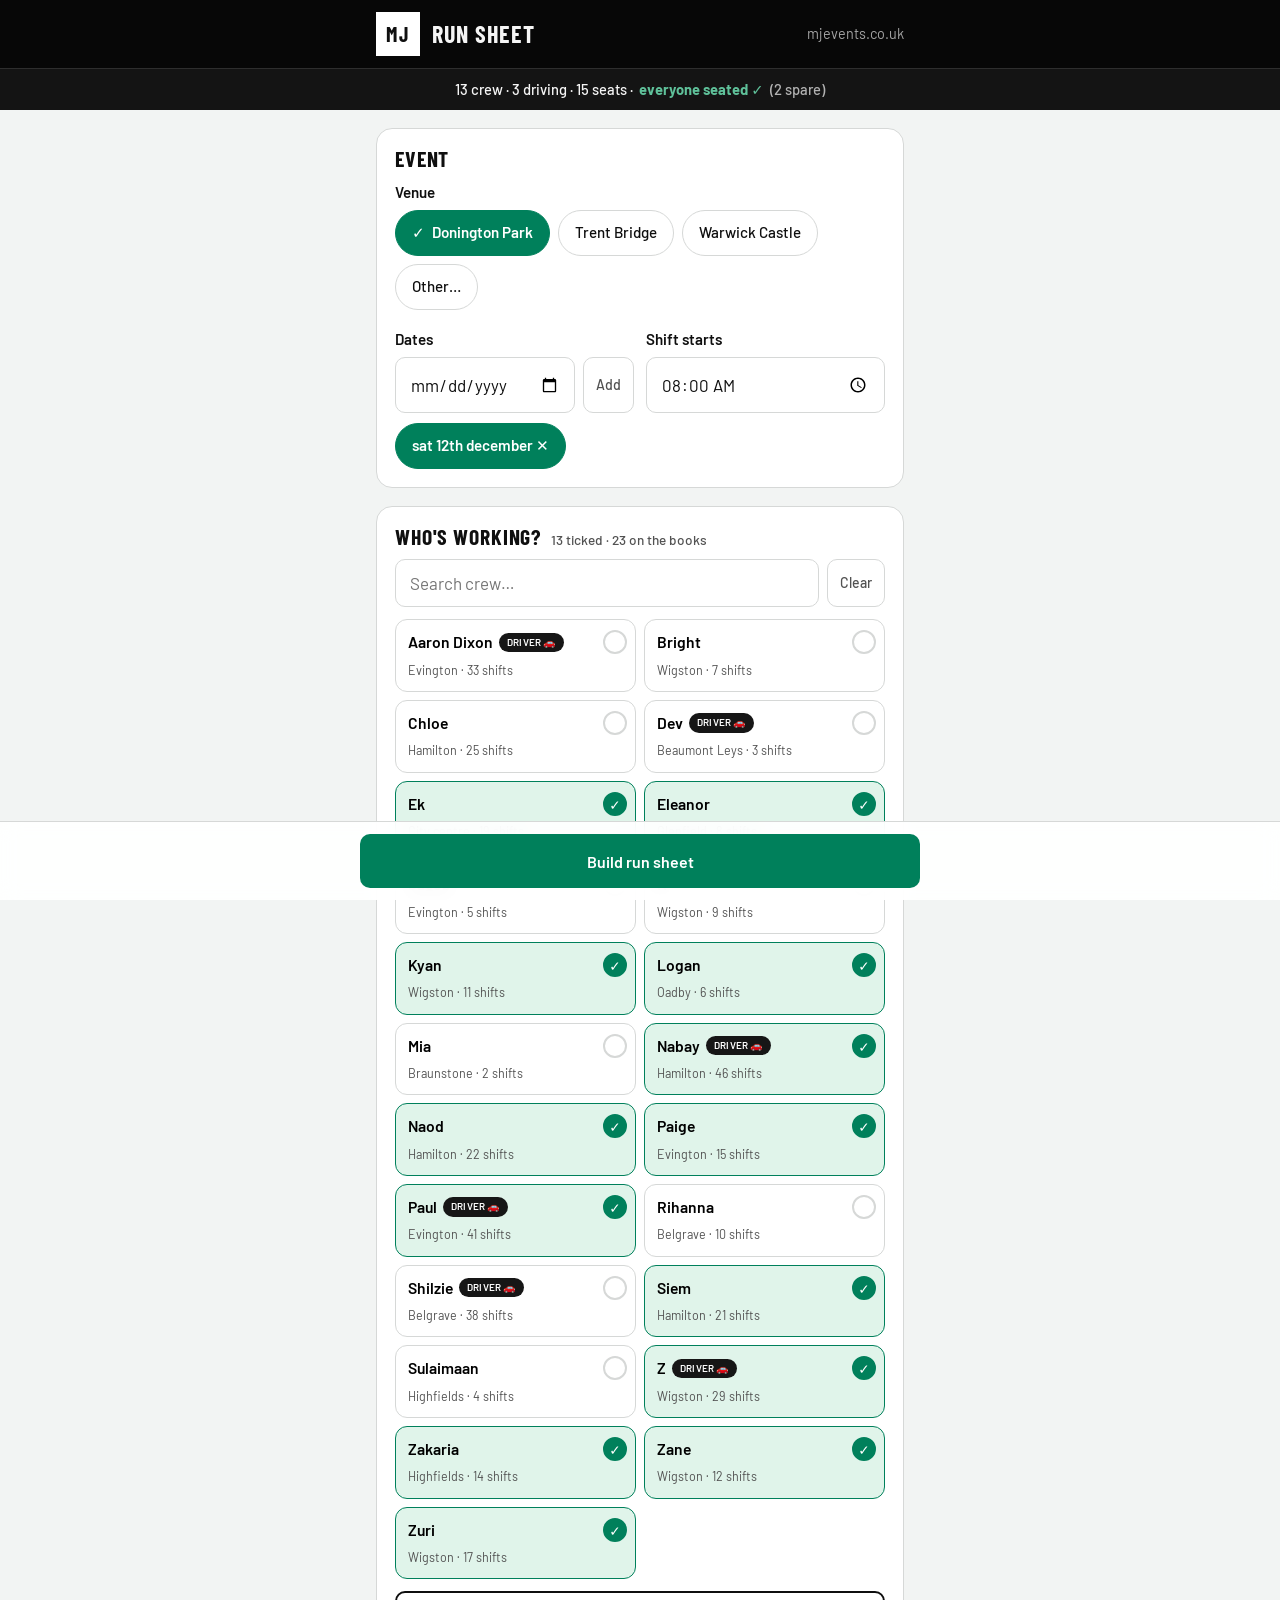
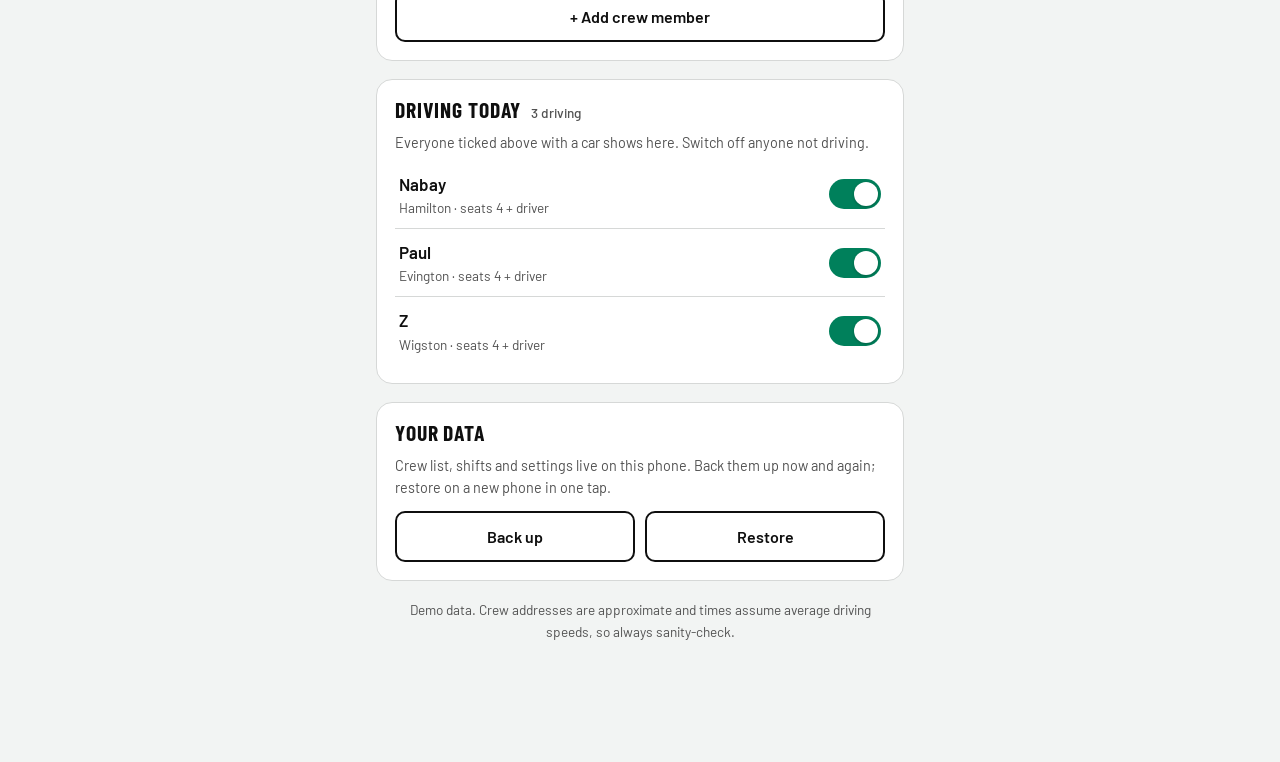
<file: app.html>
<!DOCTYPE html>
<html lang="en-GB">
<head>
<meta charset="UTF-8">
<meta name="viewport" content="width=device-width, initial-scale=1.0">
<title>Run sheet · MJ Recruit</title>
<meta name="description" content="Build pickup and drop-off run sheets for MJ Recruitment event crews.">
<meta name="robots" content="noindex">
<link rel="icon" href="data:image/svg+xml,%3Csvg xmlns='http://www.w3.org/2000/svg' viewBox='0 0 64 64'%3E%3Crect width='64' height='64' fill='%23161616'/%3E%3Ctext x='32' y='42' font-family='Arial, Helvetica, sans-serif' font-size='24' font-weight='bold' fill='%23ffffff' text-anchor='middle' letter-spacing='1'%3EMJ%3C/text%3E%3C/svg%3E">
<link rel="preconnect" href="https://fonts.googleapis.com">
<link rel="preconnect" href="https://fonts.gstatic.com" crossorigin>
<link href="https://fonts.googleapis.com/css2?family=Barlow+Condensed:wght@500;600;700&family=Barlow:wght@400;500;600&display=swap" rel="stylesheet">
<link rel="stylesheet" href="assets/style.css?v=8">
<link rel="stylesheet" href="assets/app.css?v=8">
</head>
<body>

<header class="app-header">
  <div class="inner">
    <a class="mark mark-inverse" href="index.html" aria-label="MJ Recruit home">
      <span class="mj-box" aria-hidden="true">MJ</span>
    </a>
    <h1>Run sheet</h1>
    <a class="home-link" href="index.html">mjevents.co.uk</a>
  </div>
</header>

<div class="mathbar" id="mathbar" role="status" aria-live="polite"></div>

<main class="app-main">

  <!-- Step 1: event -->
  <section class="panel" aria-labelledby="h-event">
    <h2 id="h-event">Event</h2>
    <div class="field">
      <label>Venue</label>
      <div class="chips" data-single id="venue-chips"></div>
    </div>
    <div class="field" id="ov-field" hidden>
      <label for="ov-name">Venue name</label>
      <input id="ov-name" placeholder="e.g. Warwick Racecourse" autocomplete="off">
      <span class="hint">New venue, so times assume about a 45 minute drive. Nudge with − and + after building.</span>
    </div>
    <div class="row2">
      <div class="field" style="margin-bottom: 0;">
        <label for="ev-date">Dates</label>
        <div style="display: flex; gap: 8px;">
          <input type="date" id="ev-date" style="flex: 1;">
          <button class="mini" id="date-add" type="button" aria-label="Add this date">Add</button>
        </div>
      </div>
      <div class="field" style="margin-bottom: 0;">
        <label for="ev-start">Shift starts</label>
        <input type="time" id="ev-start" value="08:00" step="300">
      </div>
    </div>
    <div class="chips" id="date-chips" style="margin-top: 10px;"></div>
  </section>

  <!-- Step 2: crew -->
  <section class="panel" aria-labelledby="h-crew">
    <h2 id="h-crew">Who's working? <span class="count" id="crew-count"></span></h2>
    <div class="crew-tools">
      <input type="search" id="crew-search" placeholder="Search crew…" aria-label="Search crew">
      <button class="mini" id="crew-none" type="button">Clear</button>
    </div>
    <div class="crew-list" id="crew-list"></div>
    <button class="btn btn-outline" id="add-crew" type="button" style="width: 100%; margin-top: 12px;">+ Add crew member</button>
  </section>

  <!-- Step 3: drivers -->
  <section class="panel" aria-labelledby="h-drivers">
    <h2 id="h-drivers">Driving today <span class="count" id="driver-count"></span></h2>
    <p class="hint" style="color: var(--muted); font-size: 0.9rem; margin-bottom: 6px;">
      Everyone ticked above with a car shows here. Switch off anyone not driving.</p>
    <div id="driver-list"></div>
  </section>

  <!-- Results -->
  <section class="panel" id="results" hidden aria-labelledby="h-results">
    <h2 id="h-results">Cars and times</h2>
    <div class="mode-seg" role="group" aria-label="Run sheet mode">
      <button type="button" id="mode-pickup" aria-pressed="true">Pickups</button>
      <button type="button" id="mode-dropoff" aria-pressed="false">Drop-offs</button>
    </div>
    <div class="opt-row" id="regroup-row" hidden>
      <p class="who">Regroup by home address
        <small>Fastest way home. Cars may differ from the morning</small></p>
      <button class="switch" id="regroup-switch" aria-pressed="true" aria-label="Regroup by home address"></button>
    </div>
    <div id="warnings"></div>
    <div id="cars"></div>
    <div class="field" style="margin-top: 4px;">
      <label>Pickup style</label>
      <div class="chips" data-single id="style-chips">
        <button type="button" class="chip" data-style="points" aria-pressed="true">Meeting points</button>
        <button type="button" class="chip" data-style="homes" aria-pressed="false">From homes</button>
      </div>
    </div>
    <div class="wa">
      <p class="wa-label">Message preview · WhatsApp</p>
      <div class="bubble" id="wa-bubble"></div>
    </div>
  </section>

  <!-- Data safety: everything lives in this phone's browser -->
  <section class="panel" aria-labelledby="h-data">
    <h2 id="h-data">Your data</h2>
    <p class="hint" style="color: var(--muted); font-size: 0.9rem;">Crew list, shifts and settings live on this phone.
      Back them up now and again; restore on a new phone in one tap.</p>
    <div style="display: flex; gap: 10px; margin-top: 12px;">
      <button class="btn btn-outline" id="backup-btn" type="button" style="flex: 1;">Back up</button>
      <button class="btn btn-outline" id="restore-btn" type="button" style="flex: 1;">Restore</button>
      <input type="file" id="restore-file" accept="application/json,.json" hidden>
    </div>
  </section>

  <p class="footnote">Demo data. Crew addresses are approximate and times assume average driving speeds, so always sanity-check.</p>
</main>

<div class="actionbar">
  <div class="inner">
    <button class="btn btn-brand" id="build-btn" type="button">Build run sheet</button>
    <button class="btn btn-dark" id="copy-btn" type="button" hidden>Copy message</button>
  </div>
</div>

<dialog class="sheet" id="add-dialog">
  <h3>Add crew member</h3>
  <form method="dialog" id="add-form">
    <div class="field">
      <label for="ac-name">Name</label>
      <input id="ac-name" autocomplete="off" required>
    </div>
    <div class="field">
      <label>Area</label>
      <div class="chips" data-single id="ac-area"></div>
    </div>
    <div class="field">
      <label id="ac-car-lbl">Has a car?</label>
      <div class="seg" role="group" aria-labelledby="ac-car-lbl" id="ac-car">
        <button type="button" aria-pressed="false">Yes</button>
        <button type="button" aria-pressed="true">No</button>
      </div>
    </div>
    <div style="display: flex; gap: 10px; margin-top: 8px;">
      <button class="btn btn-outline" type="button" id="ac-cancel" style="flex: 1;">Cancel</button>
      <button class="btn btn-brand" type="submit" style="flex: 1;">Add</button>
    </div>
  </form>
</dialog>

<div class="toast" id="toast" role="status"></div>

<script src="assets/app.js?v=7"></script>
</body>
</html>
</file>
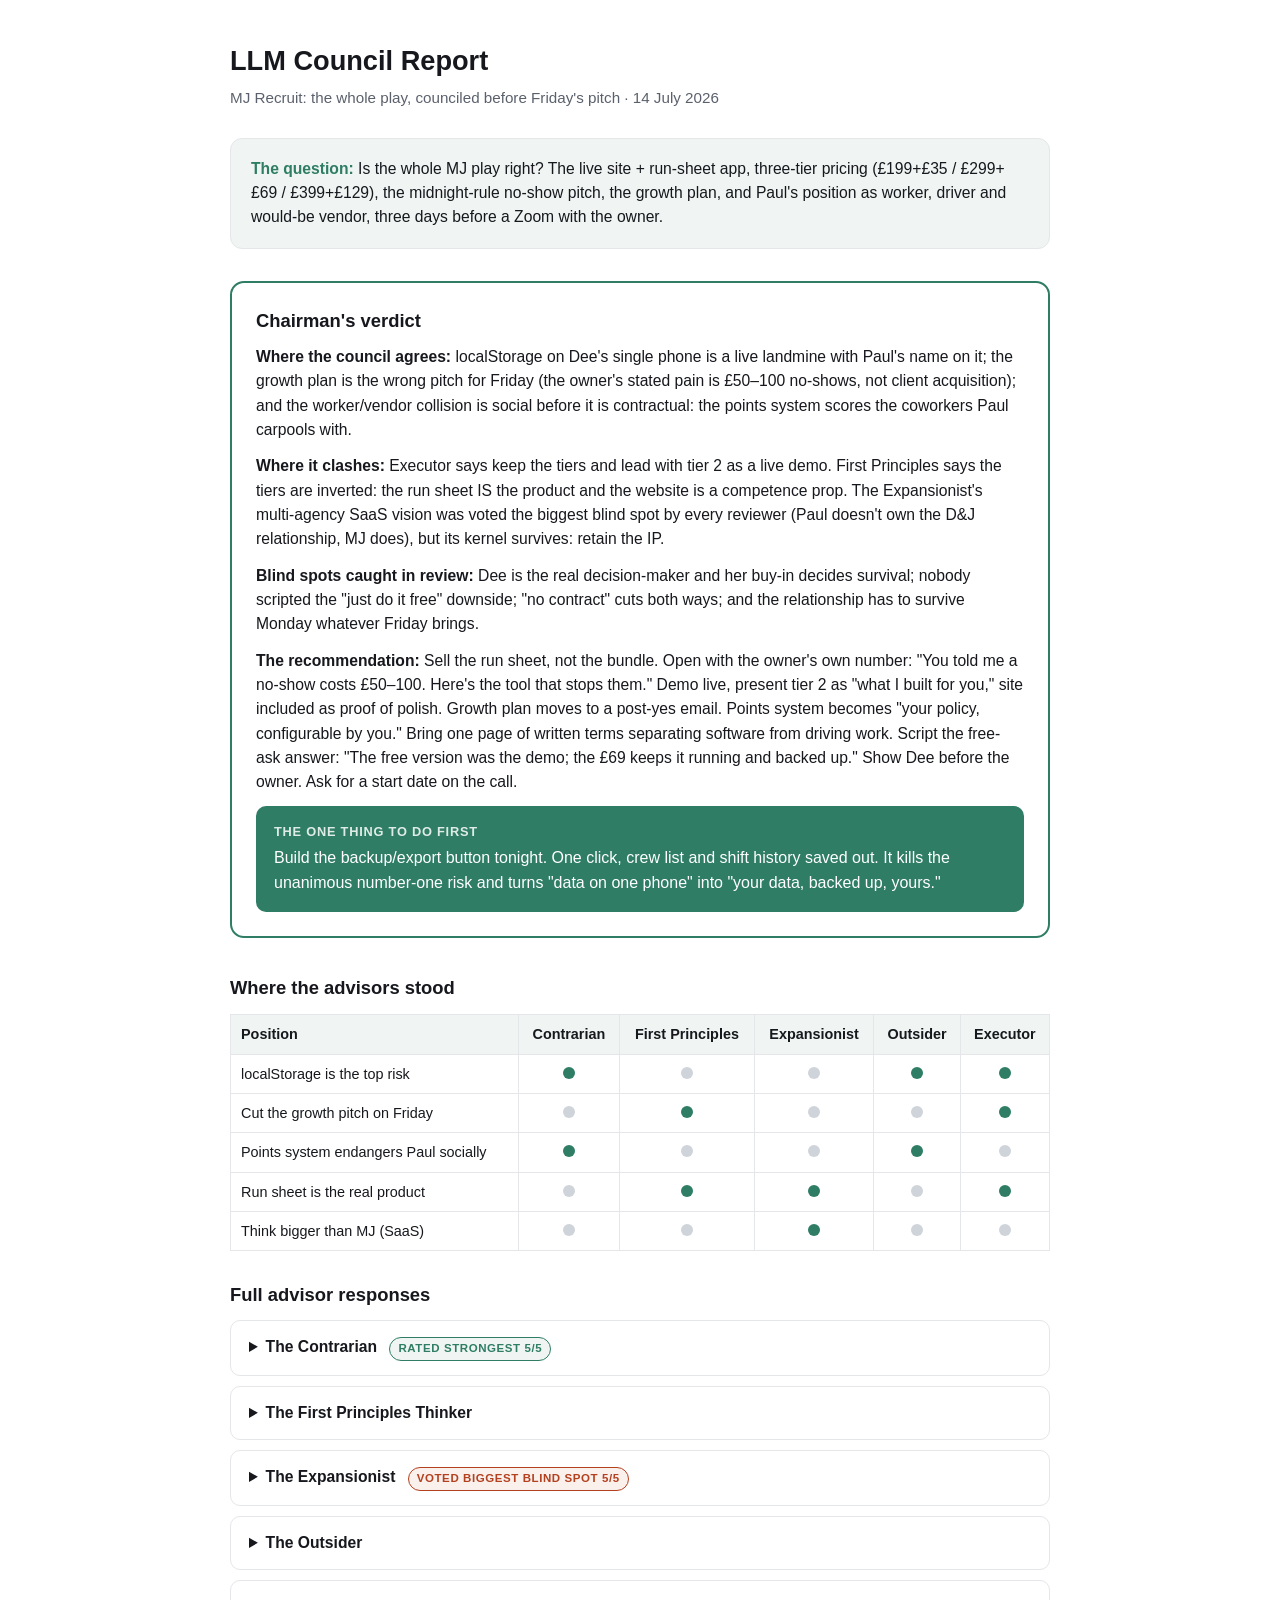
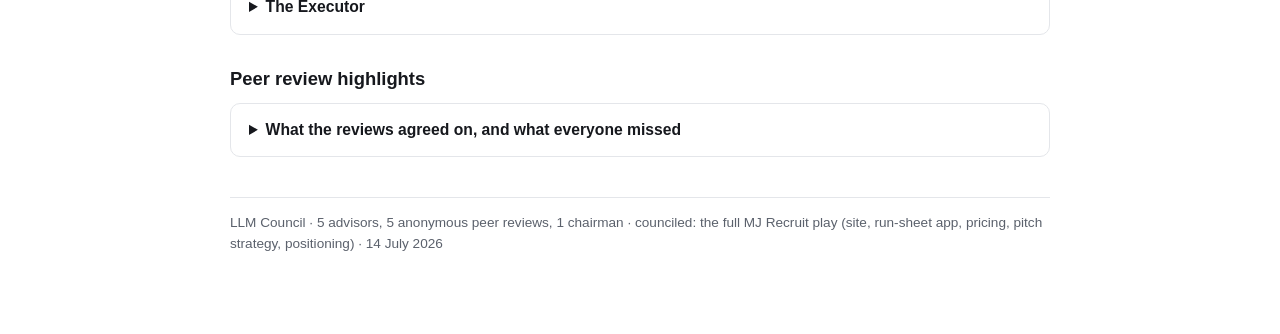
<file: council-report-2026-07-14.html>
<!DOCTYPE html>
<html lang="en-GB">
<head>
<meta charset="UTF-8">
<meta name="viewport" content="width=device-width, initial-scale=1.0">
<title>Council Report · MJ Recruit play</title>
<style>
  :root { --ink: #16181d; --muted: #5b616c; --line: #e4e6ea; --accent: #2e7d64; --soft: #f0f5f3; --warn: #b3401f; }
  * { margin: 0; padding: 0; box-sizing: border-box; }
  body { font-family: -apple-system, BlinkMacSystemFont, "Segoe UI", Roboto, sans-serif; color: var(--ink); background: #fff; line-height: 1.55; padding: 40px 20px 80px; }
  .wrap { max-width: 820px; margin: 0 auto; }
  h1 { font-size: 1.7rem; margin-bottom: 4px; }
  .sub { color: var(--muted); font-size: 0.95rem; margin-bottom: 28px; }
  .question { background: var(--soft); border: 1px solid var(--line); border-radius: 12px; padding: 18px 20px; font-size: 0.98rem; margin-bottom: 32px; }
  .question strong { color: var(--accent); }
  h2 { font-size: 1.15rem; margin: 30px 0 10px; }
  .verdict { border: 2px solid var(--accent); border-radius: 14px; padding: 24px; margin-bottom: 36px; }
  .verdict h2:first-child { margin-top: 0; }
  .verdict p { margin-bottom: 12px; font-size: 0.98rem; }
  .one-thing { background: var(--accent); color: #fff; border-radius: 10px; padding: 16px 18px; font-size: 1rem; margin-top: 8px; }
  .one-thing strong { display: block; font-size: 0.8rem; text-transform: uppercase; letter-spacing: 0.06em; opacity: 0.85; margin-bottom: 4px; }
  table { border-collapse: collapse; width: 100%; font-size: 0.9rem; margin: 12px 0 28px; }
  th, td { border: 1px solid var(--line); padding: 8px 10px; text-align: center; }
  th { background: var(--soft); font-weight: 600; }
  td.pos { text-align: left; font-weight: 500; }
  .dot { display: inline-block; width: 12px; height: 12px; border-radius: 50%; background: var(--accent); }
  .dot.no { background: #cfd4da; }
  details { border: 1px solid var(--line); border-radius: 10px; padding: 14px 18px; margin-bottom: 10px; }
  details summary { cursor: pointer; font-weight: 600; font-size: 0.98rem; }
  details p { margin-top: 10px; font-size: 0.95rem; color: #2a2e35; }
  .tag { display: inline-block; font-size: 0.72rem; font-weight: 700; letter-spacing: 0.05em; text-transform: uppercase; padding: 2px 8px; border-radius: 999px; margin-left: 8px; }
  .tag.win { background: var(--soft); color: var(--accent); border: 1px solid var(--accent); }
  .tag.blind { background: #faf0ec; color: var(--warn); border: 1px solid var(--warn); }
  footer { margin-top: 40px; color: var(--muted); font-size: 0.85rem; border-top: 1px solid var(--line); padding-top: 14px; }
</style>
</head>
<body>
<div class="wrap">
  <h1>LLM Council Report</h1>
  <p class="sub">MJ Recruit: the whole play, counciled before Friday's pitch · 14 July 2026</p>

  <div class="question">
    <strong>The question:</strong> Is the whole MJ play right? The live site + run-sheet app, three-tier pricing
    (£199+£35 / £299+£69 / £399+£129), the midnight-rule no-show pitch, the growth plan, and Paul's position as
    worker, driver and would-be vendor, three days before a Zoom with the owner.
  </div>

  <div class="verdict">
    <h2>Chairman's verdict</h2>
    <p><strong>Where the council agrees:</strong> localStorage on Dee's single phone is a live landmine with Paul's
      name on it; the growth plan is the wrong pitch for Friday (the owner's stated pain is £50–100 no-shows, not
      client acquisition); and the worker/vendor collision is social before it is contractual: the points system
      scores the coworkers Paul carpools with.</p>
    <p><strong>Where it clashes:</strong> Executor says keep the tiers and lead with tier 2 as a live demo. First
      Principles says the tiers are inverted: the run sheet IS the product and the website is a competence prop.
      The Expansionist's multi-agency SaaS vision was voted the biggest blind spot by every reviewer (Paul doesn't
      own the D&amp;J relationship, MJ does), but its kernel survives: retain the IP.</p>
    <p><strong>Blind spots caught in review:</strong> Dee is the real decision-maker and her buy-in decides survival;
      nobody scripted the "just do it free" downside; "no contract" cuts both ways; and the relationship has to
      survive Monday whatever Friday brings.</p>
    <p><strong>The recommendation:</strong> Sell the run sheet, not the bundle. Open with the owner's own number:
      "You told me a no-show costs £50–100. Here's the tool that stops them." Demo live, present tier 2 as "what I
      built for you," site included as proof of polish. Growth plan moves to a post-yes email. Points system becomes
      "your policy, configurable by you." Bring one page of written terms separating software from driving work.
      Script the free-ask answer: "The free version was the demo; the £69 keeps it running and backed up." Show Dee
      before the owner. Ask for a start date on the call.</p>
    <div class="one-thing">
      <strong>The one thing to do first</strong>
      Build the backup/export button tonight. One click, crew list and shift history saved out. It kills the
      unanimous number-one risk and turns "data on one phone" into "your data, backed up, yours."
    </div>
  </div>

  <h2>Where the advisors stood</h2>
  <table>
    <tr><th style="text-align:left">Position</th><th>Contrarian</th><th>First&nbsp;Principles</th><th>Expansionist</th><th>Outsider</th><th>Executor</th></tr>
    <tr><td class="pos">localStorage is the top risk</td><td><span class="dot"></span></td><td><span class="dot no"></span></td><td><span class="dot no"></span></td><td><span class="dot"></span></td><td><span class="dot"></span></td></tr>
    <tr><td class="pos">Cut the growth pitch on Friday</td><td><span class="dot no"></span></td><td><span class="dot"></span></td><td><span class="dot no"></span></td><td><span class="dot no"></span></td><td><span class="dot"></span></td></tr>
    <tr><td class="pos">Points system endangers Paul socially</td><td><span class="dot"></span></td><td><span class="dot no"></span></td><td><span class="dot no"></span></td><td><span class="dot"></span></td><td><span class="dot no"></span></td></tr>
    <tr><td class="pos">Run sheet is the real product</td><td><span class="dot no"></span></td><td><span class="dot"></span></td><td><span class="dot"></span></td><td><span class="dot no"></span></td><td><span class="dot"></span></td></tr>
    <tr><td class="pos">Think bigger than MJ (SaaS)</td><td><span class="dot no"></span></td><td><span class="dot no"></span></td><td><span class="dot"></span></td><td><span class="dot no"></span></td><td><span class="dot no"></span></td></tr>
  </table>

  <h2>Full advisor responses</h2>
  <details><summary>The Contrarian <span class="tag win">Rated strongest 5/5</span></summary>
    <p>The localStorage single-phone architecture is the landmine, not a footnote. Dee's phone gets lost, dropped in a fryer, or replaced on a carrier upgrade and every crew list, shift history, and points record vanishes with zero backup. Coordinators' phones fail constantly and Paul has no migration/export/backup story built. When it happens, Paul, the vendor AND a driver who needs Dee to like him, eats the blame in person. Bigger problem: the midnight rule and points system formalise discipline against the exact coworkers he rides in the car with. First time the algorithm dings someone unfairly, it's Paul's app, Paul's fault, and Paul's carpool that gets awkward. Pricing is anchored fine against £5–15k agency quotes, but nobody has tested whether MJ's margins support £69–129/month, and "avoided cancellation pays 4 months" is Paul's framing, not Dee's real cancellation rate. And there is no separation clause: what happens if Paul leaves, gets busy, or MJ wants the software without the driver?</p>
  </details>
  <details><summary>The First Principles Thinker</summary>
    <p>The owner isn't buying a website. He's buying relief from a pain he already quantified: £50–100 per no-show, chased manually by one overworked coordinator. That is the entire deal. The marketing site, testimonials and growth plan solve problems MJ never stated. The run sheet + midnight rule is the product; the marketing site is a proof-of-competence prop. The current tiers invert the value order, making the free-to-build website the entry tier and burying the thing that pays for itself in an upsell. And nobody asked whether MJ should grow: more clients means more coordination chaos for Dee before it means more margin. Fix the bottleneck first.</p>
  </details>
  <details><summary>The Expansionist <span class="tag blind">Voted biggest blind spot 5/5</span></summary>
    <p>Paul is pricing a coordinator tool when he's sitting on a staffing marketplace. MJ has relationships with D&amp;J and Sanjay's, a pool of Leicester workers, and the pain of matching bodies to shifts under time pressure: the problem Deputy, Rota and every hospitality SaaS solves for billions. D&amp;J's supply chain has multiple staffing agencies almost certainly running the same WhatsApp chaos. Structure the deal so Paul retains IP and can white-label the run-sheet system to other agencies later. That's the difference between a £129/mo side hustle and a vertical SaaS with a flagship reference customer. (Peer review consensus: right structure, wrong pitch for Friday: Paul doesn't own the D&amp;J relationship, MJ does.)</p>
  </details>
  <details><summary>The Outsider</summary>
    <p>Cold read: a guy who drives their van wants to sell them a £129/month system in three days. Is Dee going to think Paul built a tool to make her job trackable by management, using data she generates? He's proposing to instrument his own coworkers. Second: the owner's anchor isn't a £5–15k agency quote, it's "this cost nothing yesterday." Third: localStorage on one phone reads as "no backup, single point of failure, sold as a system." Fourth: no contract sounds trustworthy until you notice MJ can extract months of value, cancel, and Paul's still driving their van next weekend with no leverage.</p>
  </details>
  <details><summary>The Executor</summary>
    <p>Walk in with a live URL, not a deck: demo the run sheet generating a real WhatsApp message in ninety seconds. Don't lead with three tiers on a Friday call with a non-technical owner: lead with tier 2 as "here's what I built for you," then show cheaper and fuller options. Cut the growth pitch entirely; save the stats for a follow-up email after the yes. Before Friday, add an export/backup button, a two-hour job that stops data loss becoming the story MJ tells about you. Ask for a start date and first payment on the call. Don't leave with "let me think about it."</p>
  </details>

  <h2>Peer review highlights</h2>
  <details><summary>What the reviews agreed on, and what everyone missed</summary>
    <p><strong>Unanimous:</strong> the Contrarian's response was rated strongest by all five reviewers for connecting the technical, social and structural risks into one picture. The Expansionist's SaaS vision was voted the biggest blind spot by all five: wrong timing, wrong audience, and it never addressed the worker/vendor conflict.</p>
    <p><strong>What all five advisors missed (surfaced only in review):</strong> Paul's employment survives or sours regardless of Friday's outcome, and nobody war-gamed the awkward-no scenario. Dee's buy-in, not the owner's, determines whether the tool survives contact with reality, and her informal WhatsApp control is what's being automated. Nobody scripted the response to "just give me the site free." And "no contract" is also Paul's own exit ramp when the agency job starts.</p>
  </details>

  <footer>LLM Council · 5 advisors, 5 anonymous peer reviews, 1 chairman · counciled: the full MJ Recruit play (site, run-sheet app, pricing, pitch strategy, positioning) · 14 July 2026</footer>
</div>
</body>
</html>
</file>
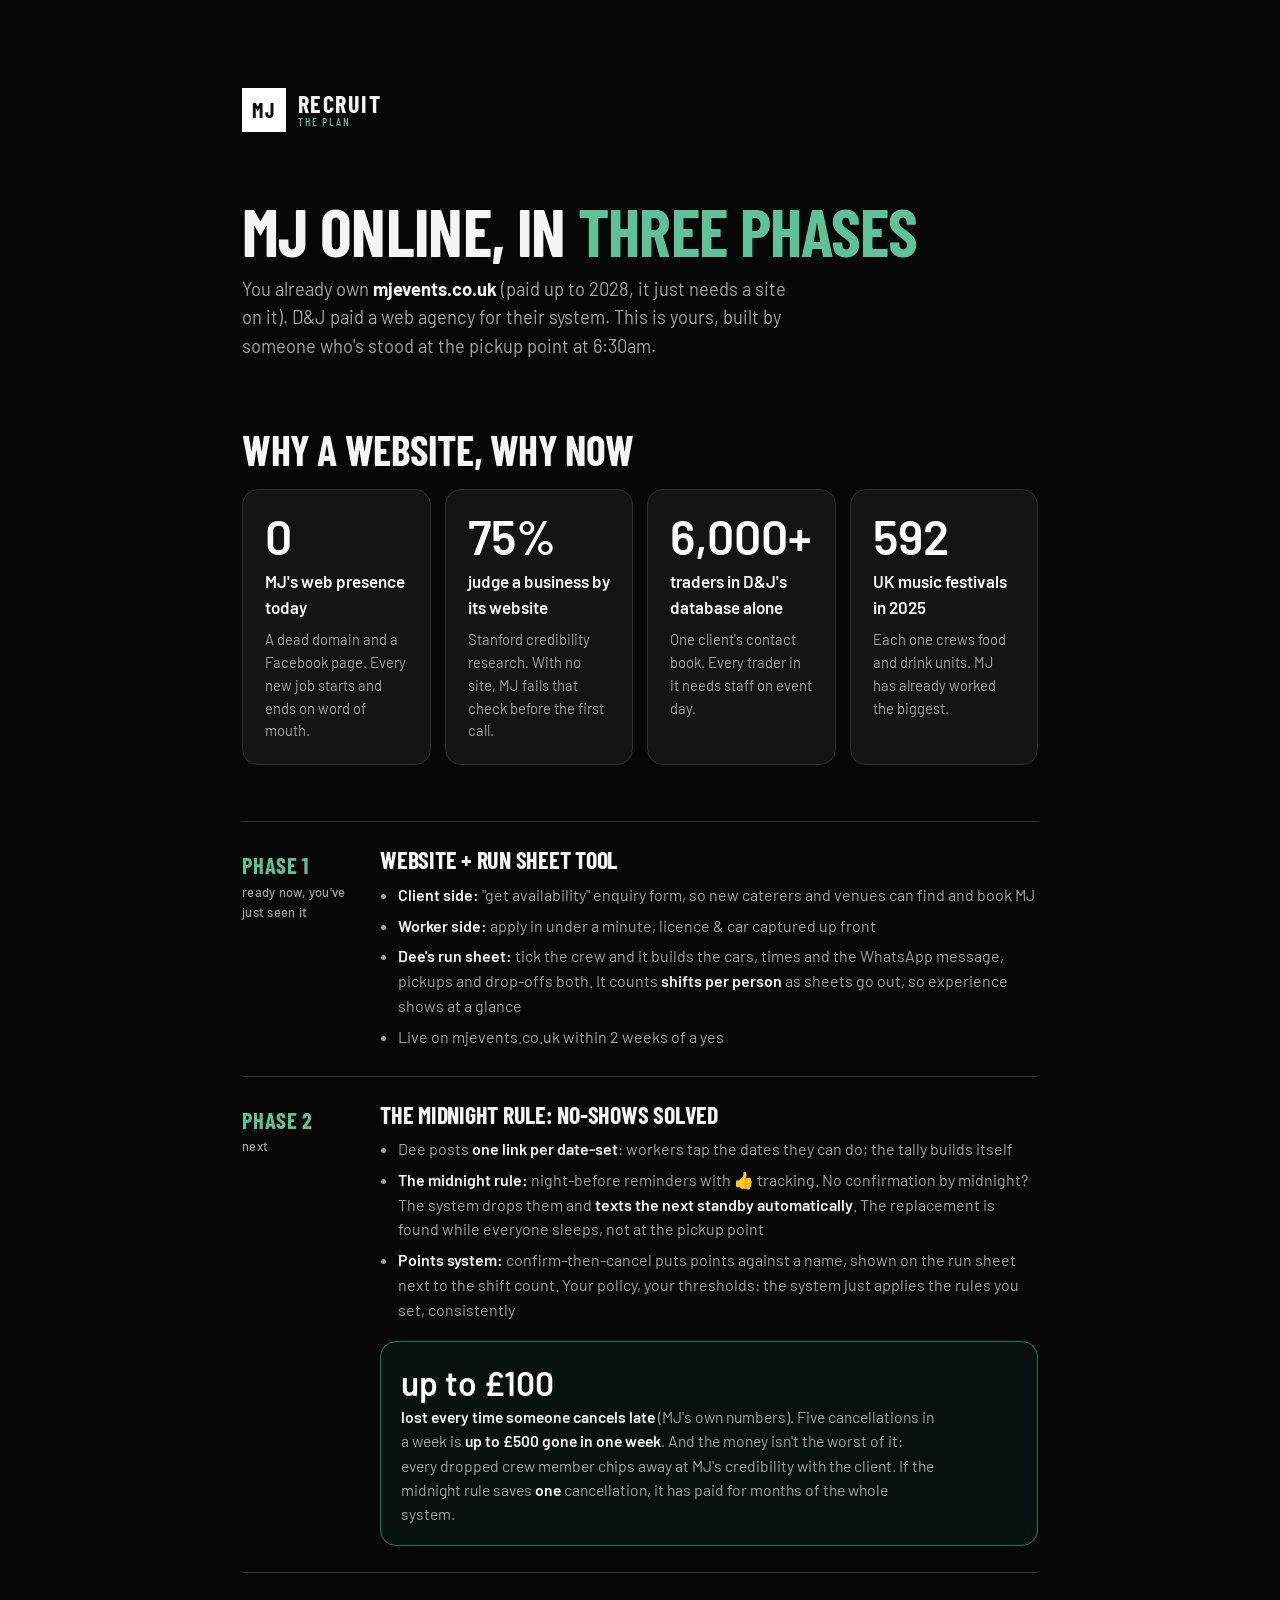
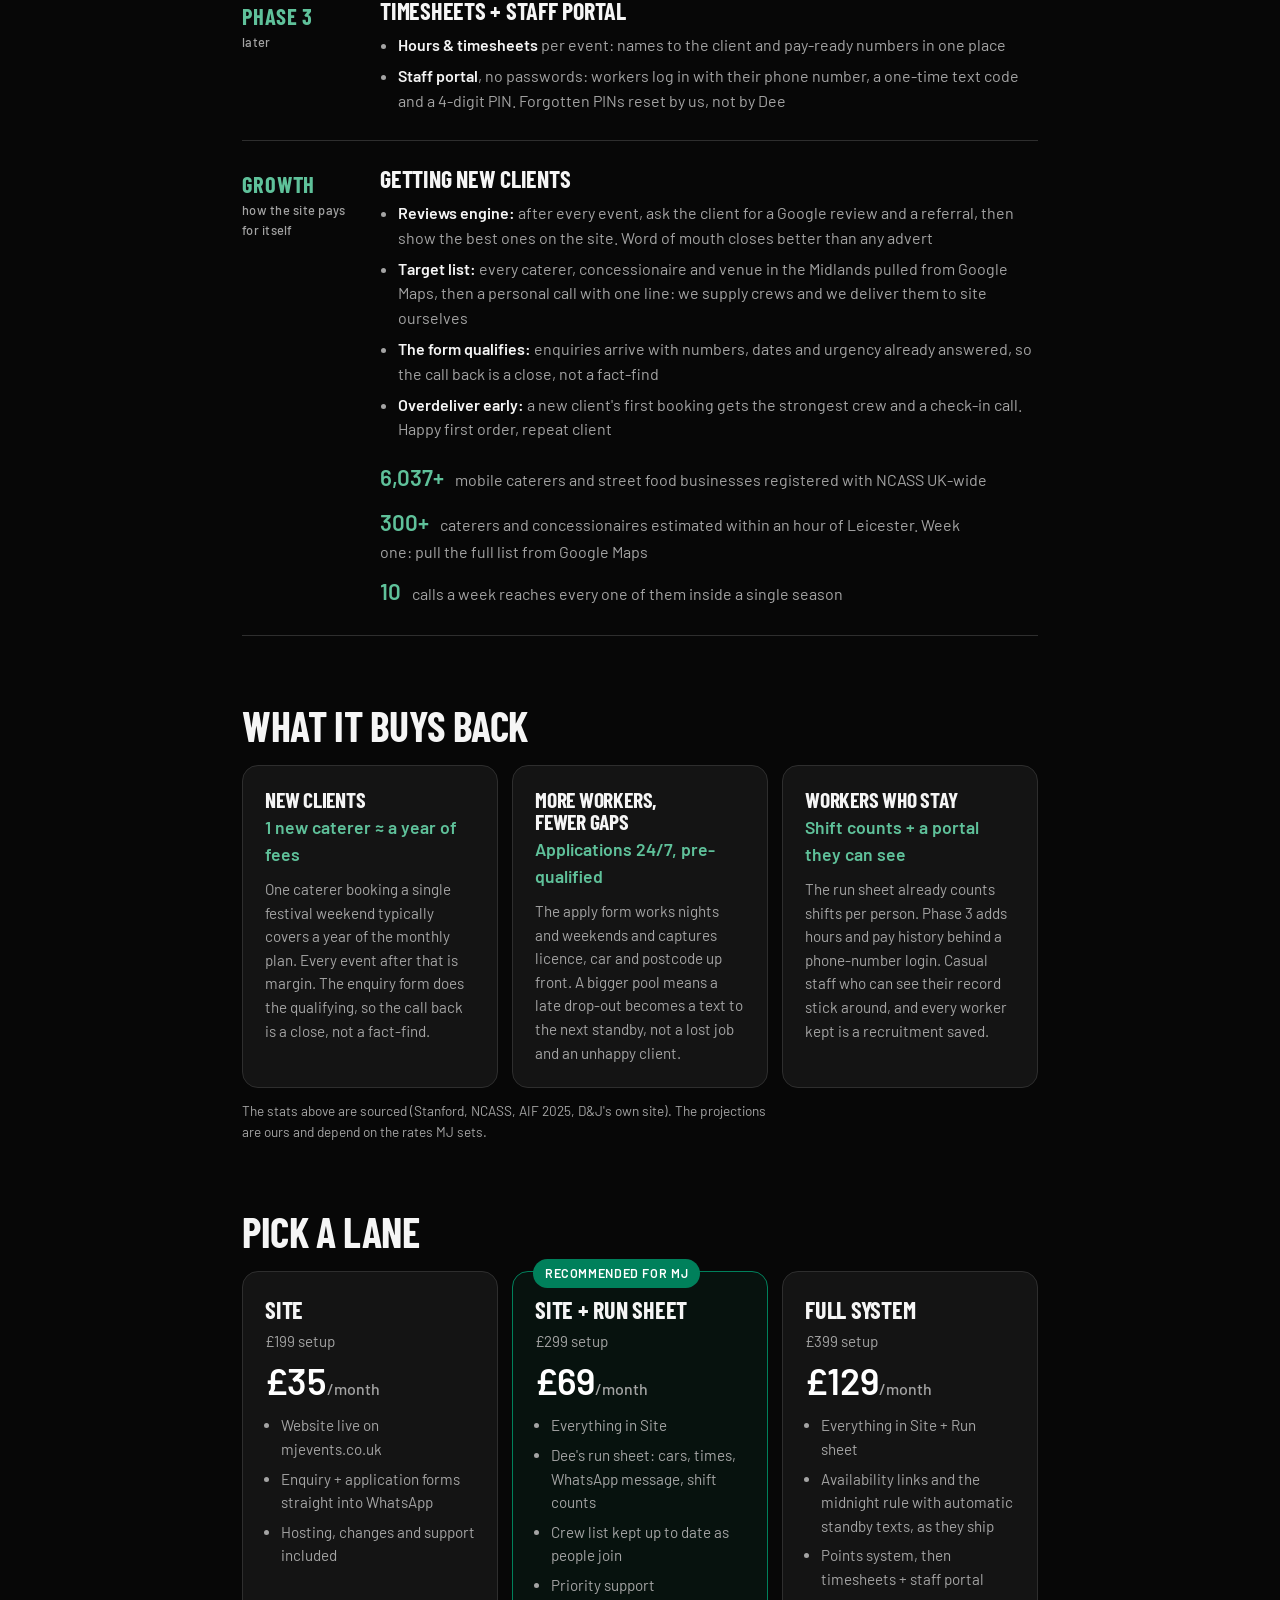
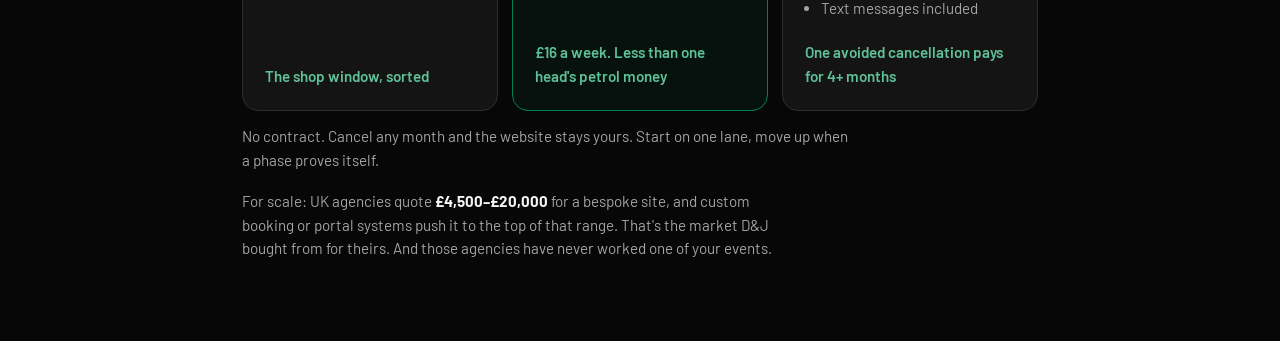
<file: pitch.html>
<!DOCTYPE html>
<html lang="en-GB">
<head>
<meta charset="UTF-8">
<meta name="viewport" content="width=device-width, initial-scale=1.0">
<title>The plan · MJ Recruit online</title>
<meta name="robots" content="noindex">
<link rel="icon" href="data:image/svg+xml,%3Csvg xmlns='http://www.w3.org/2000/svg' viewBox='0 0 64 64'%3E%3Crect width='64' height='64' fill='%23161616'/%3E%3Ctext x='32' y='42' font-family='Arial, Helvetica, sans-serif' font-size='24' font-weight='bold' fill='%23ffffff' text-anchor='middle' letter-spacing='1'%3EMJ%3C/text%3E%3C/svg%3E">
<link rel="preconnect" href="https://fonts.googleapis.com">
<link rel="preconnect" href="https://fonts.gstatic.com" crossorigin>
<link href="https://fonts.googleapis.com/css2?family=Barlow+Condensed:wght@500;600;700&family=Barlow:wght@400;500;600&display=swap" rel="stylesheet">
<link rel="stylesheet" href="assets/style.css?v=8">
<style>
  body { background: var(--tarmac); color: var(--on-dark); }
  .wrap { max-width: 860px; margin: 0 auto; padding: clamp(40px, 7vw, 88px) clamp(18px, 4vw, 32px) 80px; }
  .wrap > header { display: flex; align-items: center; gap: 14px; margin-bottom: clamp(36px, 6vw, 64px); }
  h1 { font-size: clamp(2.6rem, 7vw, 4.2rem); margin: 18px 0 10px; }
  h1 .hl { color: var(--brand-bright); }
  .lede { color: var(--on-dark-muted); font-size: 1.15rem; max-width: 56ch; }

  .phase { border-top: 1px solid var(--line-dark); padding: 26px 0; display: grid; grid-template-columns: 120px 1fr; gap: 18px; }
  .phase:last-of-type { border-bottom: 1px solid var(--line-dark); }
  .phase .tag { font-family: var(--font-display); font-weight: 700; font-size: 1.4rem; color: var(--brand-bright); text-transform: uppercase; letter-spacing: 0.04em; }
  .phase .tag small { display: block; font-family: var(--font-body); font-weight: 500; font-size: 0.8rem; color: var(--on-dark-muted); letter-spacing: 0.02em; text-transform: none; }
  .phase h2 { font-size: 1.5rem; margin-bottom: 8px; }
  .phase p, .phase li { color: var(--on-dark-muted); font-size: 1rem; }
  .phase strong { color: var(--on-dark); font-weight: 600; }
  .phase ul { margin: 10px 0 0 18px; display: grid; gap: 6px; }

  .price-row { display: grid; gap: 14px; grid-template-columns: repeat(auto-fit, minmax(230px, 1fr)); margin-top: clamp(36px, 6vw, 56px); }
  .price {
    background: var(--tarmac-2); border: 1px solid var(--line-dark);
    border-radius: var(--radius-card); padding: 24px;
  }
  .price .n { font-family: var(--font-display); font-weight: 700; font-size: 2.4rem; }
  .price .n small { font-size: 1.1rem; color: var(--on-dark-muted); font-weight: 500; }
  .price p { color: var(--on-dark-muted); font-size: 0.95rem; margin-top: 6px; }
  .price.hero-price { background: var(--brand); border-color: var(--brand); color: #fff; }
  .price.hero-price p { color: oklch(0.92 0.02 165); }

  .anchor-note { margin-top: 18px; color: var(--on-dark-muted); font-size: 0.95rem; max-width: 62ch; }
  .anchor-note strong { color: var(--on-dark); }


  /* Stat tiles + returns + animations */
  .sec-h { font-size: clamp(1.9rem, 4.5vw, 2.6rem); margin: clamp(44px, 7vw, 68px) 0 18px; }
  .stats { display: grid; gap: 14px; grid-template-columns: repeat(auto-fit, minmax(180px, 1fr)); }
  .stat { background: var(--tarmac-2); border: 1px solid var(--line-dark); border-radius: var(--radius-card); padding: 22px; }
  .stat .v { font-weight: 600; font-size: clamp(2.4rem, 5vw, 3rem); line-height: 1; color: #fff; }
  .stat .l { margin-top: 8px; font-weight: 600; color: var(--on-dark); }
  .stat .s { margin-top: 8px; font-size: 0.92rem; color: var(--on-dark-muted); }
  .growth-figures { margin-top: 18px; display: grid; gap: 10px; }
  .growth-figures .gf { color: var(--on-dark-muted); font-size: 1rem; }
  .growth-figures .gf strong { color: var(--brand-bright); font-weight: 600; font-size: 1.4rem; margin-right: 8px; }
  .returns { display: grid; gap: 14px; grid-template-columns: repeat(auto-fit, minmax(240px, 1fr)); }
  .ret { background: var(--tarmac-2); border: 1px solid var(--line-dark); border-radius: var(--radius-card); padding: 22px; }
  .ret h3 { font-size: 1.35rem; margin-bottom: 4px; }
  .ret .big { color: var(--brand-bright); font-weight: 600; font-size: 1.1rem; margin-bottom: 10px; }
  .ret p { color: var(--on-dark-muted); font-size: 0.95rem; }
  .ill-note { margin-top: 12px; font-size: 0.85rem; color: var(--on-dark-muted); }

  .cancel-callout { margin-top: 18px; border: 1px solid var(--brand); border-radius: var(--radius-card); padding: 18px 20px; background: oklch(0.17 0.02 168); }
  .cancel-callout .n { font-weight: 600; font-size: 2.1rem; line-height: 1; color: #fff; }
  .cancel-callout p { color: var(--on-dark-muted); font-size: 0.98rem; margin-top: 6px; max-width: 60ch; }
  .cancel-callout p strong { color: var(--on-dark); }
  .plans { display: grid; gap: 14px; grid-template-columns: repeat(auto-fit, minmax(230px, 1fr)); align-items: stretch; }
  .plan { position: relative; background: var(--tarmac-2); border: 1px solid var(--line-dark); border-radius: var(--radius-card); padding: 26px 22px 22px; display: flex; flex-direction: column; gap: 8px; }
  .plan-hero { border-color: var(--brand); background: oklch(0.17 0.02 168); }
  .plan .badge { position: absolute; top: -13px; left: 20px; background: var(--brand); color: #fff; font-weight: 600; font-size: 0.78rem; letter-spacing: 0.05em; text-transform: uppercase; padding: 5px 12px; border-radius: 999px; }
  .plan h3 { font-size: 1.5rem; }
  .plan .setup { color: var(--on-dark-muted); font-size: 0.95rem; }
  .plan .mo { font-weight: 600; font-size: 2.3rem; line-height: 1; color: #fff; }
  .plan .mo small { font-size: 1rem; font-weight: 500; color: var(--on-dark-muted); }
  .plan ul { margin: 8px 0 0 16px; display: grid; gap: 6px; }
  .plan li { color: var(--on-dark-muted); font-size: 0.95rem; }
  .plan .fr { margin-top: auto; padding-top: 12px; color: var(--brand-bright); font-weight: 600; font-size: 0.95rem; }
  .plan-note { margin-top: 14px; color: var(--on-dark-muted); font-size: 0.95rem; }
  .rise.pending { opacity: 0; transform: translateY(16px); }
  .rise.shown { opacity: 1; transform: none; transition: opacity 550ms var(--ease-out), transform 550ms var(--ease-out); }
  .stats .rise.shown:nth-child(2) { transition-delay: 80ms; }
  .stats .rise.shown:nth-child(3) { transition-delay: 160ms; }
  .stats .rise.shown:nth-child(4) { transition-delay: 240ms; }
  .returns .rise.shown:nth-child(2) { transition-delay: 80ms; }
  .returns .rise.shown:nth-child(3) { transition-delay: 160ms; }
  @media (prefers-reduced-motion: reduce) { .rise.pending { opacity: 1; transform: none; } }

  @media (max-width: 560px) { .phase { grid-template-columns: 1fr; gap: 6px; } }
  @media print {
    body { background: white; }
    .wrap * { color: #111 !important; }
    .price, .price.hero-price, .stat, .ret, .plan, .cancel-callout { background: white; border: 1px solid #888; }
  }
</style>
</head>
<body>
<div class="wrap">
  <header>
    <a class="mark mark-inverse" href="index.html">
      <span class="mj-box" aria-hidden="true">MJ</span>
      <span class="wordmark">Recruit<small>The plan</small></span>
    </a>
  </header>

  <h1>MJ online, in <span class="hl">three phases</span></h1>
  <p class="lede">You already own <strong style="color: var(--on-dark);">mjevents.co.uk</strong> (paid up to 2028, it just needs a site on it).
    D&amp;J paid a web agency for their system. This is yours, built by someone who's
    stood at the pickup point at 6:30am.</p>

  <h2 class="sec-h rise">Why a website, why now</h2>
  <div class="stats">
    <div class="stat rise">
      <p class="v"><span class="count" data-target="0">0</span></p>
      <p class="l">MJ's web presence today</p>
      <p class="s">A dead domain and a Facebook page. Every new job starts and ends on word of mouth.</p>
    </div>
    <div class="stat rise">
      <p class="v"><span class="count" data-target="75" data-suffix="%">75%</span></p>
      <p class="l">judge a business by its website</p>
      <p class="s">Stanford credibility research. With no site, MJ fails that check before the first call.</p>
    </div>
    <div class="stat rise">
      <p class="v"><span class="count" data-target="6000" data-suffix="+">6,000+</span></p>
      <p class="l">traders in D&amp;J's database alone</p>
      <p class="s">One client's contact book. Every trader in it needs staff on event day.</p>
    </div>
    <div class="stat rise">
      <p class="v"><span class="count" data-target="592">592</span></p>
      <p class="l">UK music festivals in 2025</p>
      <p class="s">Each one crews food and drink units. MJ has already worked the biggest.</p>
    </div>
  </div>


  <div style="margin-top: clamp(36px, 6vw, 56px);">
    <div class="phase">
      <p class="tag">Phase 1 <small>ready now, you've just seen it</small></p>
      <div>
        <h2>Website + run sheet tool</h2>
        <ul>
          <li><strong>Client side:</strong> "get availability" enquiry form, so new caterers and venues can find and book MJ</li>
          <li><strong>Worker side:</strong> apply in under a minute, licence &amp; car captured up front</li>
          <li><strong>Dee's run sheet:</strong> tick the crew and it builds the cars, times and the WhatsApp message, pickups and drop-offs both. It counts <strong>shifts per person</strong> as sheets go out, so experience shows at a glance</li>
          <li>Live on mjevents.co.uk within 2 weeks of a yes</li>
        </ul>
      </div>
    </div>
    <div class="phase">
      <p class="tag">Phase 2 <small>next</small></p>
      <div>
        <h2>The midnight rule: no-shows solved</h2>
        <ul>
          <li>Dee posts <strong>one link per date-set</strong>: workers tap the dates they can do; the tally builds itself</li>
          <li><strong>The midnight rule:</strong> night-before reminders with 👍 tracking. No confirmation by midnight? The system drops them and <strong>texts the next standby automatically</strong>. The replacement is found while everyone sleeps, not at the pickup point</li>
          <li><strong>Points system:</strong> confirm-then-cancel puts points against a name, shown on the run sheet next to the shift count. Your policy, your thresholds: the system just applies the rules you set, consistently</li>
        </ul>
        <div class="cancel-callout rise">
          <p class="n">up to £100</p>
          <p><strong>lost every time someone cancels late</strong> (MJ's own numbers). Five cancellations
            in a week is <strong>up to £500 gone in one week</strong>. And the money isn't the worst of it:
            every dropped crew member chips away at MJ's credibility with the client. If the midnight
            rule saves <strong>one</strong> cancellation, it has paid for months of the whole system.</p>
        </div>
      </div>
    </div>
    <div class="phase">
      <p class="tag">Phase 3 <small>later</small></p>
      <div>
        <h2>Timesheets + staff portal</h2>
        <ul>
          <li><strong>Hours &amp; timesheets</strong> per event: names to the client and pay-ready numbers in one place</li>
          <li><strong>Staff portal</strong>, no passwords: workers log in with their phone number, a one-time text code and a 4-digit PIN. Forgotten PINs reset by us, not by Dee</li>
        </ul>
      </div>
    </div>
    <div class="phase">
      <p class="tag">Growth <small>how the site pays for itself</small></p>
      <div>
        <h2>Getting new clients</h2>
        <ul>
          <li><strong>Reviews engine:</strong> after every event, ask the client for a Google review and a referral, then show the best ones on the site. Word of mouth closes better than any advert</li>
          <li><strong>Target list:</strong> every caterer, concessionaire and venue in the Midlands pulled from Google Maps, then a personal call with one line: we supply crews and we deliver them to site ourselves</li>
          <li><strong>The form qualifies:</strong> enquiries arrive with numbers, dates and urgency already answered, so the call back is a close, not a fact-find</li>
          <li><strong>Overdeliver early:</strong> a new client's first booking gets the strongest crew and a check-in call. Happy first order, repeat client</li>
        </ul>

        <div class="growth-figures">
          <p class="gf rise"><strong><span class="count" data-target="6500" data-suffix="+">6,500+</span></strong> mobile caterers and street food businesses registered with NCASS UK-wide</p>
          <p class="gf rise"><strong>300+</strong> caterers and concessionaires estimated within an hour of Leicester. Week one: pull the full list from Google Maps</p>
          <p class="gf rise"><strong>10</strong> calls a week reaches every one of them inside a single season</p>
        </div>
      </div>
    </div>
  </div>


  <h2 class="sec-h rise">What it buys back</h2>
  <div class="returns">
    <div class="ret rise">
      <h3>New clients</h3>
      <p class="big">1 new caterer ≈ a year of fees</p>
      <p>One caterer booking a single festival weekend typically covers a year of the
        monthly plan. Every event after that is margin. The enquiry form does the
        qualifying, so the call back is a close, not a fact-find.</p>
    </div>
    <div class="ret rise">
      <h3>More workers, fewer gaps</h3>
      <p class="big">Applications 24/7, pre-qualified</p>
      <p>The apply form works nights and weekends and captures licence, car and postcode
        up front. A bigger pool means a late drop-out becomes a text to the next standby,
        not a lost job and an unhappy client.</p>
    </div>
    <div class="ret rise">
      <h3>Workers who stay</h3>
      <p class="big">Shift counts + a portal they can see</p>
      <p>The run sheet already counts shifts per person. Phase 3 adds hours and pay
        history behind a phone-number login. Casual staff who can see their record stick
        around, and every worker kept is a recruitment saved.</p>
    </div>
  </div>
  <p class="ill-note">The stats above are sourced (Stanford, NCASS, AIF 2025, D&amp;J's own site). The projections are ours and depend on the rates MJ sets.</p>

  <h2 class="sec-h rise">Pick a lane</h2>
  <div class="plans">
    <div class="plan rise">
      <h3>Site</h3>
      <p class="setup">£199 setup</p>
      <p class="mo">£35<small>/month</small></p>
      <ul>
        <li>Website live on mjevents.co.uk</li>
        <li>Enquiry + application forms straight into WhatsApp</li>
        <li>Hosting, changes and support included</li>
      </ul>
      <p class="fr">The shop window, sorted</p>
    </div>
    <div class="plan plan-hero rise">
      <span class="badge">Recommended for MJ</span>
      <h3>Site + Run sheet</h3>
      <p class="setup">£299 setup</p>
      <p class="mo">£69<small>/month</small></p>
      <ul>
        <li>Everything in Site</li>
        <li>Dee's run sheet: cars, times, WhatsApp message, shift counts</li>
        <li>Crew list kept up to date as people join</li>
        <li>Priority support</li>
      </ul>
      <p class="fr">£16 a week. Less than one head's petrol money</p>
    </div>
    <div class="plan rise">
      <h3>Full system</h3>
      <p class="setup">£399 setup</p>
      <p class="mo">£129<small>/month</small></p>
      <ul>
        <li>Everything in Site + Run sheet</li>
        <li>Availability links and the midnight rule with automatic standby texts, as they ship</li>
        <li>Points system, then timesheets + staff portal</li>
        <li>Text messages included</li>
      </ul>
      <p class="fr">One avoided cancellation pays for 4+ months</p>
    </div>
  </div>
  <p class="plan-note rise">No contract. Cancel any month and the website stays yours. Start on one lane, move up when a phase proves itself.</p>

  <p class="anchor-note">For scale: UK agencies quote <strong>£4,500–£20,000</strong> for a bespoke site,
    and custom booking or portal systems push it to the top of that range. That's the market D&amp;J bought
    from for theirs. And those agencies have never worked one of your events.</p>
</div>

<script>
(() => {
  const reduced = matchMedia("(prefers-reduced-motion: reduce)").matches;
  if (!reduced && "IntersectionObserver" in window) {
    document.querySelectorAll(".rise").forEach((el) => {
      if (el.getBoundingClientRect().top > innerHeight) el.classList.add("pending");
    });
    const io = new IntersectionObserver((es) => es.forEach((e) => {
      if (!e.isIntersecting) return;
      e.target.classList.add("shown");
      e.target.classList.remove("pending");
      io.unobserve(e.target);
    }), { rootMargin: "0px 0px -8% 0px" });
    document.querySelectorAll(".rise.pending").forEach((el) => io.observe(el));
    // Observers never fire in hidden tabs; never leave content invisible
    setTimeout(() => document.querySelectorAll(".rise.pending").forEach((el) => {
      el.classList.add("shown");
      el.classList.remove("pending");
    }), 5000);
  }
  // Count-up is an enhancement: the markup already holds the final values.
  const fmt = (n) => n.toLocaleString("en-GB");
  const finish = (el) => {
    el._ran = true;
    el.textContent = fmt(+el.dataset.target) + (el.dataset.suffix || "");
  };
  const run = (el) => {
    const target = +el.dataset.target, suf = el.dataset.suffix || "";
    if (el._ran) return;
    el._ran = true;
    if (!target) { el.textContent = fmt(target) + suf; return; }
    const t0 = performance.now(), dur = 1100;
    const tick = (t) => {
      const p = Math.min(1, (t - t0) / dur);
      const e = 1 - Math.pow(1 - p, 4);
      el.textContent = fmt(Math.round(target * e)) + suf;
      if (p < 1) requestAnimationFrame(tick);
    };
    requestAnimationFrame(tick);
  };
  const counts = document.querySelectorAll(".count");
  if (!reduced && "IntersectionObserver" in window) {
    counts.forEach((c) => { c.textContent = "0" + (c.dataset.suffix ? "" : ""); });
    const io2 = new IntersectionObserver((es) => es.forEach((e) => {
      if (e.isIntersecting) { run(e.target); io2.unobserve(e.target); }
    }), { threshold: 0.4 });
    counts.forEach((c) => io2.observe(c));
    // Hidden tabs and odd embeds never fire observers; make sure the truth lands anyway
    setTimeout(() => counts.forEach((c) => { if (!c._ran) finish(c); }), 5000);
  }
})();
</script>
</body>
</html>
</file>
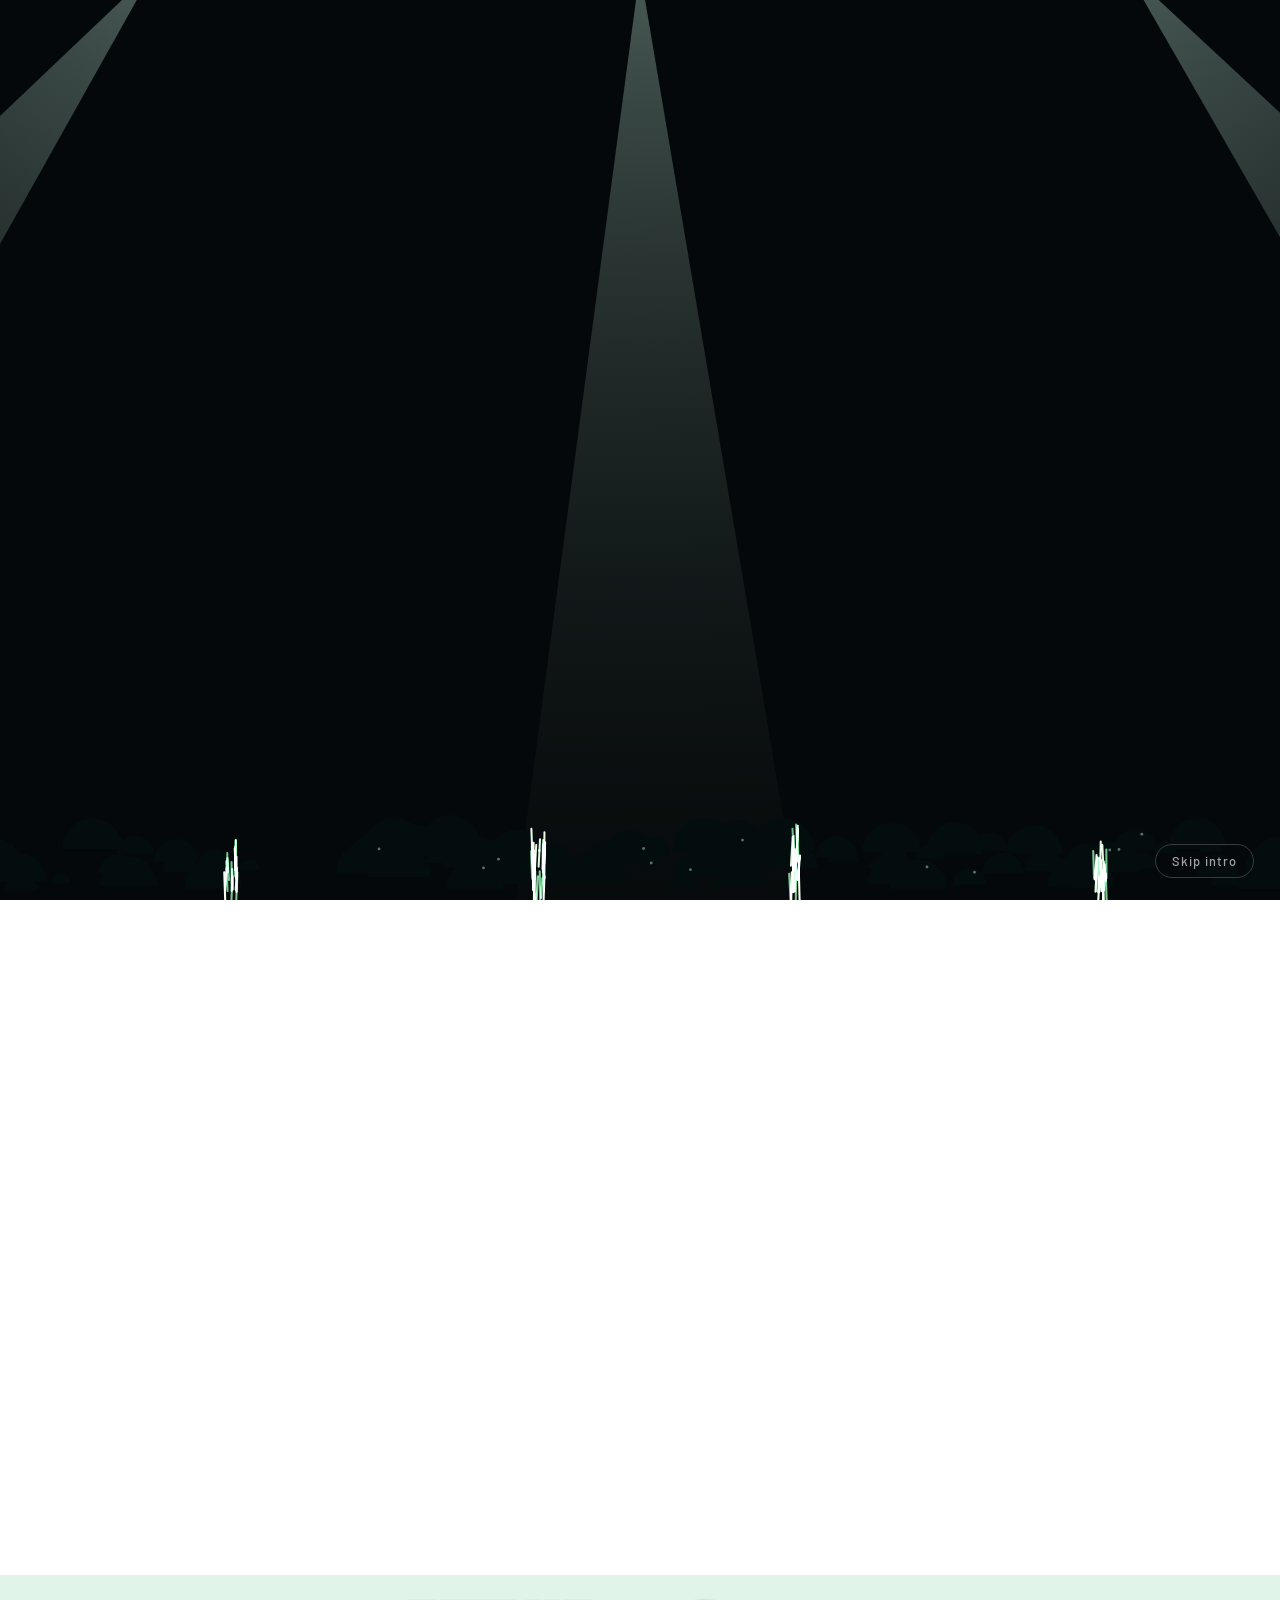
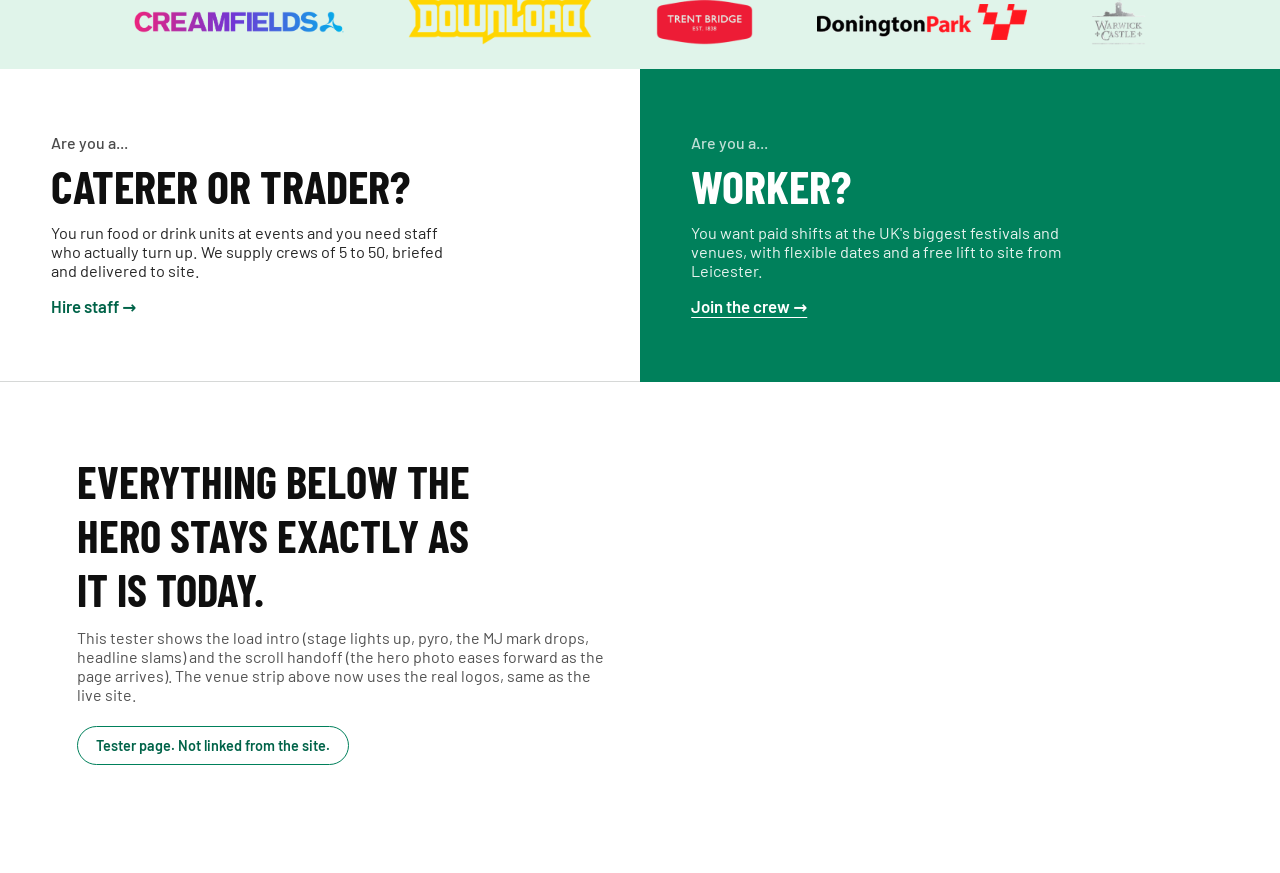
<file: wow.html>
<!DOCTYPE html>
<html lang="en-GB">
<head>
<meta charset="UTF-8">
<meta name="viewport" content="width=device-width, initial-scale=1.0">
<title>Tester · Lights up intro</title>
<meta name="robots" content="noindex">
<link rel="icon" href="data:image/svg+xml,%3Csvg xmlns='http://www.w3.org/2000/svg' viewBox='0 0 64 64'%3E%3Crect width='64' height='64' fill='%23161616'/%3E%3Ctext x='32' y='42' font-family='Arial, Helvetica, sans-serif' font-size='24' font-weight='bold' fill='%23ffffff' text-anchor='middle' letter-spacing='1'%3EMJ%3C/text%3E%3C/svg%3E">
<link rel="preconnect" href="https://fonts.googleapis.com">
<link rel="preconnect" href="https://fonts.gstatic.com" crossorigin>
<link href="https://fonts.googleapis.com/css2?family=Barlow+Condensed:wght@500;600;700&family=Barlow:wght@400;500;600&display=swap" rel="stylesheet">
<style>
  :root {
    --ink: oklch(0.17 0 0);
    --brand: oklch(0.53 0.115 165);
    --brand-bright: oklch(0.74 0.11 165);
    --brand-deep: oklch(0.44 0.10 168);
    --brand-soft: oklch(0.95 0.025 165);
    --night: #05080a;
    --on-dark: oklch(0.97 0 0);
    --line: oklch(0.88 0.003 170);
    --ease-quint: cubic-bezier(0.22, 1, 0.36, 1);
    --font-display: "Barlow Condensed", "Arial Narrow", sans-serif;
    --font-body: "Barlow", system-ui, sans-serif;
  }
  * { margin: 0; padding: 0; box-sizing: border-box; }
  body { font-family: var(--font-body); background: #fff; color: var(--ink); overflow-x: hidden; }
  img { max-width: 100%; display: block; }

  /* ============ HERO (the real one) with a pinned scroll handoff ============ */
  .heroWrap { position: relative; height: 175vh; }
  .hero {
    position: sticky; top: 0;
    height: 100vh; height: 100svh;
    overflow: hidden;
    background: oklch(0.32 0.075 168);
    color: var(--on-dark);
  }
  .hero .photo {
    position: absolute; inset: -4%;
    background-image: url("assets/photos/hero.jpg");
    background-size: cover;
    background-position: center 30%;
    filter: grayscale(1) contrast(1.05);
    transform: scale(1);
    will-change: transform;
  }
  .hero .tint {
    position: absolute; inset: 0;
    background: linear-gradient(75deg, oklch(0.30 0.075 168 / 0.97) 0%, oklch(0.30 0.075 168 / 0.86) 42%, oklch(0.30 0.075 168 / 0.45) 100%);
  }
  .hero .inner {
    position: absolute;
    left: clamp(20px, 6vw, 90px);
    bottom: clamp(48px, 12vh, 130px);
    z-index: 3;
    will-change: transform, opacity;
  }
  .mark-line { display: flex; align-items: center; gap: 12px; margin-bottom: 18px; opacity: 0; transform: translateY(-40px) scale(1.5); transform-origin: left bottom; }
  .mj-box {
    width: 44px; height: 44px; background: #fff; color: var(--ink);
    display: grid; place-items: center;
    font-family: var(--font-display); font-weight: 700; font-size: 1.3rem; letter-spacing: 0.08em;
  }
  .mark-line span { font-family: var(--font-display); font-weight: 700; font-size: 1.4rem; letter-spacing: 0.08em; text-transform: uppercase; }
  .mark-line small { display: block; font-family: var(--font-body); font-weight: 500; font-size: 0.68rem; letter-spacing: 0.2em; color: var(--brand-bright); }
  .mark-line.drop { transition: opacity 300ms var(--ease-quint), transform 480ms var(--ease-quint); opacity: 1; transform: translateY(0) scale(1); }

  .hero h1 {
    font-family: var(--font-display); font-weight: 700;
    font-size: clamp(3.4rem, 11vw, 6rem);
    line-height: 0.96; text-transform: uppercase; letter-spacing: -0.01em;
  }
  .hero h1 .line { display: block; overflow: hidden; }
  .hero h1 .line > i { font-style: normal; display: block; transform: translateY(112%) skewY(4deg); }
  .hero h1 .line.play > i { transition: transform 850ms var(--ease-quint); transform: translateY(0) skewY(0); }
  .hero h1 .hl { color: var(--brand-bright); }
  .sweep { position: relative; display: inline-block; }
  .sweep::after { content: ""; position: absolute; left: -2%; right: -2%; bottom: 0.04em; height: 0.14em; background: var(--brand); transform: scaleX(0); transform-origin: left; }
  .sweep.play::after { transition: transform 700ms var(--ease-quint) 250ms; transform: scaleX(1); }
  .hero .sub { margin-top: 20px; max-width: 46ch; font-size: clamp(1rem, 2vw, 1.15rem); color: oklch(0.9 0.02 165); opacity: 0; transform: translateY(14px); }
  .hero .cta { margin-top: 26px; display: flex; gap: 12px; flex-wrap: wrap; opacity: 0; transform: translateY(14px); }
  .fade-play { transition: opacity 700ms var(--ease-quint), transform 700ms var(--ease-quint); opacity: 1 !important; transform: translateY(0) !important; }
  .btn { display: inline-flex; align-items: center; justify-content: center; font-weight: 600; font-size: 1rem; padding: 14px 26px; border-radius: 10px; border: none; cursor: pointer; text-decoration: none; min-height: 48px; }
  .btn-brand { background: var(--brand); color: #fff; }
  .btn-light { background: #fff; color: var(--ink); }

  /* the intro canvas sits over the hero and dissolves away */
  #show { position: absolute; inset: 0; z-index: 5; background: var(--night); transition: opacity 900ms var(--ease-quint); }
  #show.gone { opacity: 0; pointer-events: none; }
  .skip {
    position: absolute; bottom: 22px; right: 26px; z-index: 6;
    font: inherit; font-size: 0.8rem; font-weight: 500; letter-spacing: 0.08em;
    color: oklch(0.72 0 0); background: none; border: 1px solid oklch(0.35 0 0);
    border-radius: 999px; padding: 8px 16px; cursor: pointer;
    transition: opacity 400ms;
  }
  .skip.gone { opacity: 0; pointer-events: none; }

  .down-cue {
    position: absolute; left: 50%; bottom: 16px; transform: translateX(-50%);
    z-index: 3; opacity: 0;
    color: oklch(0.85 0.02 165); font-size: 0.75rem; letter-spacing: 0.22em; text-transform: uppercase;
  }
  .down-cue::after { content: ""; display: block; width: 1px; height: 30px; margin: 8px auto 0; background: linear-gradient(oklch(0.85 0.02 165), transparent); animation: drip 1.6s var(--ease-quint) infinite; }
  @keyframes drip { 0% { transform: scaleY(0); transform-origin: top; } 55% { transform: scaleY(1); transform-origin: top; } 56% { transform-origin: bottom; } 100% { transform: scaleY(0); transform-origin: bottom; } }

  /* ============ the normal page continues, unchanged ============ */
  .venues { background: var(--brand-soft); padding: 18px 0; }
  .venues .row {
    display: flex; flex-wrap: wrap; justify-content: center; align-items: center;
    column-gap: clamp(24px, 5vw, 64px); row-gap: 10px;
    max-width: 1180px; margin: 0 auto; padding: 6px 18px;
  }
  .venues img { height: clamp(30px, 5vw, 46px); width: auto; max-width: min(38vw, 210px); object-fit: contain; }

  .doors { display: grid; grid-template-columns: 1fr; }
  @media (min-width: 760px) { .doors { grid-template-columns: 1fr 1fr; } }
  .door { display: block; padding: clamp(36px, 6vw, 64px) clamp(18px, 4vw, 56px); text-decoration: none; }
  .door small { display: block; font-weight: 500; font-size: 1rem; opacity: 0.75; margin-bottom: 6px; }
  .door h2 { font-family: var(--font-display); font-weight: 700; text-transform: uppercase; font-size: clamp(2rem, 4.5vw, 2.9rem); margin-bottom: 10px; }
  .door p { margin-bottom: 16px; max-width: 44ch; font-size: 1.02rem; opacity: 0.9; }
  .door .go { font-weight: 600; font-size: 1.05rem; }
  .door-white { background: #fff; color: var(--ink); border-bottom: 1px solid var(--line); }
  .door-white .go { color: var(--brand-deep); }
  .door-green { background: var(--brand); color: #fff; }
  .door-green .go { color: #fff; text-decoration: underline; text-underline-offset: 4px; }

  .tester-note { background: #fff; padding: 8vh clamp(20px, 6vw, 90px) 12vh; }
  .tester-note h2 { font-family: var(--font-display); font-weight: 700; text-transform: uppercase; font-size: clamp(1.8rem, 5vw, 2.8rem); max-width: 20ch; }
  .tester-note p { margin-top: 12px; max-width: 60ch; color: oklch(0.44 0 0); }
  .tester-note .pill { margin-top: 22px; display: inline-block; border: 1.5px solid var(--brand); color: var(--brand-deep); border-radius: 999px; padding: 10px 18px; font-weight: 600; font-size: 0.9rem; }
  @media (prefers-reduced-motion: reduce) { .down-cue::after { animation: none; } }
</style>
</head>
<body>

<!-- ============ HERO with intro + scroll handoff ============ -->
<div class="heroWrap" id="heroWrap">
  <section class="hero" id="hero">
    <div class="photo" id="photo"></div>
    <div class="tint"></div>

    <div class="inner" id="heroInner">
      <div class="mark-line" id="markline">
        <span class="mj-box">MJ</span>
        <span>Recruit<small>Hospitality specialists</small></span>
      </div>
      <h1 aria-label="Event crews. On site. On time.">
        <span class="line"><i>Event crews.</i></span>
        <span class="line"><i>On site.</i></span>
        <span class="line"><i class="hl"><span class="sweep">On time.</span></i></span>
      </h1>
      <p class="sub" id="sub">Leicester's biggest hospitality staffing crew, behind the food
        at the UK's biggest events.</p>
      <div class="cta" id="cta">
        <a class="btn btn-brand" href="#doors">Hire staff</a>
        <a class="btn btn-light" href="#doors">Join the crew</a>
      </div>
    </div>

    <p class="down-cue" id="cue">Scroll</p>
    <canvas id="show"></canvas>
    <button class="skip" id="skip" type="button">Skip intro</button>
  </section>
</div>

<!-- ============ the page as it already exists, untouched ============ -->
<div class="venues" aria-label="Events our crews have worked">
  <div class="row">
    <img src="assets/logos/creamfields.png" alt="Creamfields">
    <img src="assets/logos/download.png" alt="Download Festival">
    <img src="assets/logos/trent-bridge.png" alt="Trent Bridge">
    <img src="assets/logos/donington.png" alt="Donington Park">
    <img src="assets/logos/warwick.png" alt="Warwick Castle">
  </div>
</div>

<section class="doors" id="doors" aria-label="Choose your path">
  <a class="door door-white" href="#">
    <small>Are you a...</small>
    <h2>Caterer or trader?</h2>
    <p>You run food or drink units at events and you need staff who actually turn up.
      We supply crews of 5 to 50, briefed and delivered to site.</p>
    <span class="go">Hire staff →</span>
  </a>
  <a class="door door-green" href="#">
    <small>Are you a...</small>
    <h2>Worker?</h2>
    <p>You want paid shifts at the UK's biggest festivals and venues, with flexible
      dates and a free lift to site from Leicester.</p>
    <span class="go">Join the crew →</span>
  </a>
</section>

<section class="tester-note">
  <h2>Everything below the hero stays exactly as it is today.</h2>
  <p>This tester shows the load intro (stage lights up, pyro, the MJ mark drops, headline
    slams) and the scroll handoff (the hero photo eases forward as the page arrives). The
    venue strip above now uses the real logos, same as the live site.</p>
  <span class="pill">Tester page. Not linked from the site.</span>
</section>

<script>
/* =========================================================
   "LIGHTS UP" — event night, before doors.
   Black stage. Spotlights sweep. Pyro rises. The MJ mark
   drops with a shockwave and the headline slams in, then
   the intro dissolves into the real hero underneath.
   ========================================================= */
(() => {
  const canvas = document.getElementById("show");
  const ctx = canvas.getContext("2d");
  const reduced = matchMedia("(prefers-reduced-motion: reduce)").matches;
  const DPR = Math.min(devicePixelRatio || 1, 2);
  const hero = document.getElementById("hero");
  let W = 0, H = 0;
  const resize = () => {
    // size from the parent hero, never the canvas itself: a canvas measured
    // before CSS applies reports its own bitmap and feeds back exponentially
    const w = Math.min(hero.clientWidth || innerWidth, 4096);
    const h = Math.min(hero.clientHeight || innerHeight, 4096);
    if (!w || !h) return;
    W = w; H = h;
    canvas.width = W * DPR; canvas.height = H * DPR;
    ctx.setTransform(DPR, 0, 0, DPR, 0, 0);
  };
  resize();
  addEventListener("resize", resize);

  const clamp01 = (v) => Math.max(0, Math.min(1, v));
  const easeOut = (t) => 1 - Math.pow(1 - t, 3);
  const seg = (t, a, b) => clamp01((t - a) / (b - a));

  // crowd silhouette: bumps along the bottom
  let seed = 11;
  const rand = () => (seed = (seed * 16807) % 2147483647) / 2147483647;
  const crowd = [];
  for (let i = 0; i < 90; i++) crowd.push({ x: rand(), r: 8 + rand() * 26, y: 0.94 + rand() * 0.05, tw: rand() });

  // pyro particles
  const sparks = [];
  const EMITTERS = [0.18, 0.42, 0.62, 0.86];
  const spawnSparks = (n) => {
    if (sparks.length > 700) return; // hard cap: never let particles run away
    for (let i = 0; i < n; i++) {
      const ex = EMITTERS[(Math.random() * EMITTERS.length) | 0];
      sparks.push({
        x: ex * W + (Math.random() - 0.5) * 14,
        y: H * 0.985,
        vx: (Math.random() - 0.5) * 1.6,
        vy: -(8 + Math.random() * 8) * (H / 900),
        life: 1,
        decay: 0.011 + Math.random() * 0.012,
        w: Math.random() < 0.25,
      });
    }
  };

  // spotlight beams: pivot above the top edge, sweep, then converge
  const BEAMS = [
    { px: 0.12, phase: 0.0 },
    { px: 0.5,  phase: 0.6 },
    { px: 0.88, phase: 1.2 },
  ];

  const T_BEAMS = [0.45, 5.4];
  const T_PYRO = [1.6, 4.6];
  const T_DROP = 3.3;
  const T_TYPE = 3.55;
  const T_FADE = 4.7;
  const TOTAL = 5.4;

  let typed = false;
  const deliverType = () => {
    if (typed) return;
    typed = true;
    document.getElementById("markline").classList.add("drop");
    document.querySelectorAll(".hero h1 .line").forEach((l, i) => {
      setTimeout(() => l.classList.add("play"), 150 + i * 130);
    });
    setTimeout(() => document.querySelector(".sweep").classList.add("play"), 700);
    setTimeout(() => document.getElementById("sub").classList.add("fade-play"), 850);
    setTimeout(() => document.getElementById("cta").classList.add("fade-play"), 1000);
    setTimeout(() => document.getElementById("cue").classList.add("fade-play"), 1300);
  };

  let shock = null;
  const drawFrame = (t) => {
    if (hero.clientWidth !== W || hero.clientHeight !== H) resize();
    ctx.fillStyle = "#05080a";
    ctx.fillRect(0, 0, W, H);

    const beamsOn = seg(t, T_BEAMS[0], T_BEAMS[0] + 0.4);

    // spotlight beams (additive volumetric triangles)
    if (t >= T_BEAMS[0]) {
      ctx.globalCompositeOperation = "lighter";
      BEAMS.forEach((b) => {
        const life = seg(t, T_BEAMS[0] + b.phase * 0.3, T_BEAMS[0] + b.phase * 0.3 + 0.5);
        if (life <= 0) return;
        const conv = seg(t, T_DROP - 0.8, T_DROP);
        const ox = b.px * W, oy = -30;
        const target = { x: W * 0.5, y: H * 0.6 };
        const sweepAngle = Math.PI / 2 + Math.sin(t * 1.1 + b.phase * 2.1) * 0.7;
        const convAngle = Math.atan2(target.y - oy, target.x - ox);
        const baseAngle = sweepAngle * (1 - conv) + convAngle * conv;
        const len = H * 1.4;
        const half = 0.10 + 0.05 * (1 - conv);
        const a1 = baseAngle - half, a2 = baseAngle + half;
        const p1 = { x: ox + Math.cos(a1) * len, y: oy + Math.sin(a1) * len };
        const p2 = { x: ox + Math.cos(a2) * len, y: oy + Math.sin(a2) * len };
        const g = ctx.createLinearGradient(ox, oy, (p1.x + p2.x) / 2, (p1.y + p2.y) / 2);
        g.addColorStop(0, `oklch(0.9 0.05 165 / ${0.35 * life})`);
        g.addColorStop(1, "transparent");
        ctx.fillStyle = g;
        ctx.beginPath();
        ctx.moveTo(ox, oy); ctx.lineTo(p1.x, p1.y); ctx.lineTo(p2.x, p2.y);
        ctx.closePath(); ctx.fill();
      });
      ctx.globalCompositeOperation = "source-over";
    }

    // crowd silhouette
    ctx.fillStyle = "oklch(0.15 0.015 200)";
    crowd.forEach((c) => {
      ctx.beginPath();
      ctx.arc(c.x * W, c.y * H, c.r, Math.PI, 0);
      ctx.fill();
    });
    // phone-light glints in the crowd
    if (beamsOn > 0) {
      crowd.forEach((c) => {
        const tw = Math.abs(Math.sin(t * 3 + c.tw * 20));
        if (tw > 0.93) {
          ctx.fillStyle = `oklch(0.85 0.05 165 / ${0.5 * beamsOn})`;
          ctx.beginPath(); ctx.arc(c.x * W + c.r * 0.3, c.y * H - c.r * 0.75, 1.4, 0, 7); ctx.fill();
        }
      });
    }

    // pyro
    if (t >= T_PYRO[0] && t <= T_PYRO[1]) spawnSparks(18);
    ctx.globalCompositeOperation = "lighter";
    ctx.lineCap = "round";
    for (let i = sparks.length - 1; i >= 0; i--) {
      const s = sparks[i];
      s.x += s.vx; s.y += s.vy; s.vy += 0.16 * (H / 900); s.life -= s.decay;
      if (s.life <= 0) { sparks.splice(i, 1); continue; }
      ctx.strokeStyle = s.w ? `oklch(0.97 0.03 120 / ${s.life})` : `oklch(0.85 0.12 150 / ${s.life * 0.85})`;
      ctx.lineWidth = 0.9 + s.life * 1.2;
      ctx.beginPath();
      ctx.moveTo(s.x - s.vx * 2.4, s.y - s.vy * 2.4);
      ctx.lineTo(s.x, s.y);
      ctx.stroke();
    }
    ctx.globalCompositeOperation = "source-over";

    // the drop: shockwave + flash, hand over to the type
    if (t >= T_DROP && !shock) shock = { t0: t };
    if (shock) {
      const st = clamp01((t - shock.t0) / 0.7);
      const R = easeOut(st) * Math.hypot(W, H) * 0.75;
      ctx.strokeStyle = `oklch(0.85 0.1 165 / ${0.5 * (1 - st)})`;
      ctx.lineWidth = 3 + 14 * (1 - st);
      ctx.beginPath(); ctx.arc(W * 0.5, H * 0.55, R, 0, 7); ctx.stroke();
      const fl = ctx.createRadialGradient(W * 0.5, H * 0.55, 0, W * 0.5, H * 0.55, R + 60);
      fl.addColorStop(0, `oklch(0.95 0.04 165 / ${0.22 * (1 - st)})`);
      fl.addColorStop(1, "transparent");
      ctx.fillStyle = fl;
      ctx.fillRect(0, 0, W, H);
    }
    if (t >= T_TYPE) deliverType();
  };

  let start = null, done = false;
  const finishNow = () => {
    if (done) return;
    done = true;
    canvas.classList.add("gone");
    document.getElementById("skip").classList.add("gone");
    deliverType();
  };
  const loop = (ts) => {
    if (done) return;
    if (start === null) start = ts;
    const t = (ts - start) / 1000;
    drawFrame(t);
    if (t >= T_FADE) canvas.classList.add("gone");
    if (t >= TOTAL) { finishNow(); return; }
    requestAnimationFrame(loop);
  };

  document.getElementById("skip").addEventListener("click", finishNow);
  const HOLD = new URLSearchParams(location.search).has("hold"); // testing: freeze for manual __seek
  if (reduced) finishNow();
  else if (!HOLD) requestAnimationFrame(loop);

  // test hooks
  window.__seek = (t) => { drawFrame(t); if (t >= T_TYPE) deliverType(); if (t >= T_FADE) canvas.classList.add("gone"); };
  window.__finish = finishNow;
})();

/* =========================================================
   Scroll handoff: the hero pins for one screen of scroll;
   the photo eases forward, the copy drifts up, the normal
   page arrives. Nothing else on the page changes.
   ========================================================= */
(() => {
  const wrap = document.getElementById("heroWrap");
  const photo = document.getElementById("photo");
  const inner = document.getElementById("heroInner");
  const cue = document.getElementById("cue");
  const reduced = matchMedia("(prefers-reduced-motion: reduce)").matches;
  const clamp01 = (v) => Math.max(0, Math.min(1, v));

  const apply = (p) => {
    const e = p < 0.5 ? 2 * p * p : 1 - Math.pow(-2 * p + 2, 2) / 2;
    photo.style.transform = `scale(${1 + e * 0.14})`;
    inner.style.transform = `translateY(${-e * 9}vh)`;
    inner.style.opacity = String(1 - clamp01((p - 0.35) / 0.5));
    cue.style.opacity = String(Math.max(0, 0.9 - p * 3));
  };
  if (reduced) return;
  const update = () => {
    const r = wrap.getBoundingClientRect();
    const total = r.height - innerHeight;
    apply(clamp01(-r.top / total));
  };
  addEventListener("scroll", () => requestAnimationFrame(update), { passive: true });
  update();
  window.__scrollSeek = apply;
})();
</script>
</body>
</html>
</file>
<file: assets/style.css>
/* MJ Recruit — design tokens + shared styles
   Colorway: green, white, black (matches the real MJ Recruit logo).

   BRAND GREEN: current values are matched by eye to the logo image.
   When the official logo file arrives, swap the four --brand* values below.
   The logo's "HOSPITALITY SPECIALISTS" tag samples close to a soft teal
   (roughly oklch(0.73 0.06 205)); the site uses a deeper green for
   contrast-safe buttons. Only these four lines need to change. */

:root {
  --bg:         oklch(1 0 0);
  --surface:    oklch(0.965 0.002 170);
  --ink:        oklch(0.17 0 0);
  --muted:      oklch(0.44 0 0);
  --brand:      oklch(0.53 0.115 165);  /* primary green — carries WHITE text (4.9:1) */
  --brand-soft: oklch(0.95 0.025 165);
  --brand-deep: oklch(0.44 0.10 168);   /* green for links/labels on white */
  --brand-bright: oklch(0.74 0.11 165); /* green accents on dark surfaces */
  --navy:       oklch(0.20 0 0);        /* badge black */
  --tarmac:     oklch(0.13 0 0);
  --tarmac-2:   oklch(0.19 0 0);
  --tarmac-3:   oklch(0.26 0 0);
  --line:       oklch(0.88 0.003 170);
  --line-dark:  oklch(0.30 0 0);
  --ok:         oklch(0.55 0.12 150);
  --warn:       oklch(0.58 0.16 30);
  --on-dark:    oklch(0.97 0 0);
  --on-dark-muted: oklch(0.72 0 0);

  --font-display: "Barlow Condensed", "Arial Narrow", sans-serif;
  --font-body: "Barlow", system-ui, sans-serif;

  --radius-ctl: 10px;
  --radius-card: 16px;

  --z-sticky: 20;
  --z-sheet-backdrop: 30;
  --z-sheet: 40;
  --z-toast: 50;

  --ease-out: cubic-bezier(0.22, 1, 0.36, 1);
}

* { margin: 0; padding: 0; box-sizing: border-box; }

[hidden] { display: none !important; }

html { scroll-behavior: smooth; }
@media (prefers-reduced-motion: reduce) { html { scroll-behavior: auto; } }

body {
  font-family: var(--font-body);
  font-size: 17px;
  line-height: 1.55;
  color: var(--ink);
  background: var(--bg);
  -webkit-font-smoothing: antialiased;
}

img { max-width: 100%; display: block; }

h1, h2, h3 {
  font-family: var(--font-display);
  font-weight: 700;
  line-height: 1.02;
  letter-spacing: -0.01em;
  text-wrap: balance;
  text-transform: uppercase;
}

p { max-width: 68ch; }

a { color: var(--brand-deep); text-decoration-thickness: 1px; text-underline-offset: 3px; }
a:hover { text-decoration-thickness: 2px; }

:focus-visible {
  outline: 3px solid var(--brand);
  outline-offset: 2px;
  border-radius: 4px;
}

::selection { background: var(--brand); color: #fff; }

/* ---------- Wordmark (recreates the MJ Recruit logo lockup) ---------- */

.mark {
  display: inline-flex;
  align-items: center;
  gap: 12px;
  text-decoration: none;
  color: inherit;
}
.mark .mj-box {
  width: 44px; height: 44px;
  background: var(--ink);
  color: #fff;
  display: grid; place-items: center;
  flex: none;
  font-family: var(--font-display);
  font-weight: 700;
  font-size: 1.3rem;
  letter-spacing: 0.08em;
}
.mark .wordmark {
  font-family: var(--font-display);
  font-weight: 700;
  font-size: 1.5rem;
  letter-spacing: 0.06em;
  text-transform: uppercase;
  line-height: 0.95;
}
.mark .wordmark small {
  display: block;
  font-weight: 500;
  font-size: 0.72rem;
  letter-spacing: 0.16em;
  color: var(--brand-deep);
}
/* inverse lockup for dark surfaces */
.mark-inverse .mj-box { background: #fff; color: var(--ink); }
.mark-inverse .wordmark { color: var(--on-dark); }
.mark-inverse .wordmark small { color: var(--brand-bright); }

/* ---------- Buttons ---------- */

.btn {
  display: inline-flex;
  align-items: center;
  justify-content: center;
  gap: 8px;
  font-family: var(--font-body);
  font-weight: 600;
  font-size: 1rem;
  padding: 14px 26px;
  border-radius: var(--radius-ctl);
  border: 2px solid transparent;
  cursor: pointer;
  text-decoration: none;
  transition: transform 120ms var(--ease-out), background 150ms, border-color 150ms, opacity 150ms;
  min-height: 48px;
}
.btn:active { transform: scale(0.98); }
.btn-brand { background: var(--brand); color: #fff; }
.btn-brand:hover { background: oklch(0.49 0.12 165); }
.btn-outline { background: transparent; color: inherit; border-color: currentColor; }
.btn-outline:hover { border-color: var(--brand); color: var(--brand-deep); }
.on-dark .btn-outline:hover { color: var(--brand-bright); }
.btn-light { background: #fff; color: var(--ink); }
.btn-light:hover { background: oklch(0.92 0.005 170); }
.btn-dark { background: var(--tarmac); color: var(--on-dark); }
.btn-dark:hover { background: var(--tarmac-2); }
.btn[disabled] { opacity: 0.45; cursor: not-allowed; }
.btn:focus-visible { outline-offset: 3px; }

/* ---------- Forms ---------- */

.field { display: grid; gap: 6px; margin-bottom: 18px; align-content: start; }
.field label { font-weight: 600; font-size: 0.95rem; }
.field .hint { font-size: 0.85rem; color: var(--muted); }
.field input, .field select, .field textarea {
  font: inherit;
  color: var(--ink);
  padding: 13px 14px;
  border: 1.5px solid var(--line);
  border-radius: var(--radius-ctl);
  background: var(--bg);
  width: 100%;
  min-height: 48px;
  transition: border-color 150ms;
}
.field textarea { min-height: 96px; resize: vertical; }
.field input::placeholder, .field textarea::placeholder { color: oklch(0.50 0 0); }
.field input:focus, .field select:focus, .field textarea:focus {
  outline: none;
  border-color: var(--brand-deep);
  box-shadow: 0 0 0 3px oklch(0.55 0.12 165 / 0.25);
}
.field input.error { border-color: var(--warn); }

/* File picker (CV upload) */
.file-pick { display: flex; align-items: center; gap: 12px; }
.file-btn {
  font: inherit; font-weight: 500;
  padding: 11px 18px; min-height: 46px;
  border: 1.5px solid var(--line); border-radius: var(--radius-ctl);
  background: var(--bg); color: var(--ink);
  cursor: pointer;
  flex: none;
}
.file-btn:hover { border-color: var(--brand-deep); color: var(--brand-deep); }
.file-name { font-size: 0.92rem; color: var(--muted); overflow: hidden; text-overflow: ellipsis; white-space: nowrap; }
.field .err-msg { font-size: 0.9rem; font-weight: 500; color: var(--warn); display: none; }
.field.has-error .err-msg { display: block; }

/* Chip groups — selection over free text (uxify 2.8) */
.chips { display: flex; flex-wrap: wrap; gap: 8px; }
.chip {
  font: inherit;
  font-weight: 500;
  font-size: 0.95rem;
  padding: 10px 16px;
  border-radius: 999px;
  border: 1.5px solid var(--line);
  background: var(--bg);
  color: var(--ink);
  cursor: pointer;
  min-height: 44px;
  display: inline-flex;
  align-items: center;
  gap: 7px;
  transition: background 130ms, border-color 130ms, transform 120ms var(--ease-out);
}
.chip:active { transform: scale(0.96); }
.chip[aria-pressed="true"] {
  background: var(--brand);
  border-color: var(--brand);
  color: #fff;
  font-weight: 600;
}
.chip[aria-pressed="true"]::before { content: "✓"; font-weight: 700; }

/* Toggle pair (yes/no) */
.seg {
  display: inline-flex;
  border: 1.5px solid var(--line);
  border-radius: var(--radius-ctl);
  overflow: hidden;
}
.seg button {
  font: inherit; font-weight: 500;
  padding: 11px 22px;
  min-height: 46px;
  background: var(--bg);
  border: none;
  cursor: pointer;
  color: var(--ink);
}
.seg button + button { border-left: 1.5px solid var(--line); }
.seg button[aria-pressed="true"] { background: var(--brand); color: #fff; font-weight: 600; }

/* Success state */
.form-success {
  display: none;
  text-align: left;
  padding: 28px;
  border: 1.5px solid var(--ok);
  border-radius: var(--radius-card);
  background: oklch(0.97 0.02 150);
}
.form-success h3 { font-size: 1.6rem; margin-bottom: 6px; }
.form-success p { color: var(--muted); }
form.submitted { display: none; }
form.submitted + .form-success { display: block; }

/* ---------- Toast ---------- */
.toast {
  position: fixed;
  left: 50%; bottom: 24px;
  transform: translateX(-50%) translateY(8px);
  background: var(--tarmac);
  color: var(--on-dark);
  padding: 12px 20px;
  border-radius: 999px;
  font-weight: 500;
  z-index: var(--z-toast);
  opacity: 0;
  pointer-events: none;
  transition: opacity 200ms, transform 200ms var(--ease-out);
}
.toast.show { opacity: 1; transform: translateX(-50%) translateY(0); }

@media (prefers-reduced-motion: reduce) {
  .btn, .chip, .toast { transition: opacity 150ms; }
  .btn:active, .chip:active { transform: none; }
}
</file>
<file: assets/app.css>
/* MJ Run Sheet — phone-first app styles (product register) */

body { background: var(--surface); }

.app-header {
  position: sticky; top: 0; z-index: var(--z-sticky);
  background: var(--tarmac); color: var(--on-dark);
  border-bottom: 1px solid var(--line-dark);
}
.app-header .inner {
  max-width: 560px; margin: 0 auto;
  padding: 12px 16px;
  display: flex; align-items: center; gap: 12px;
}
.app-header .mark .chev { width: 34px; height: 34px; border-radius: 7px; }
.app-header .mark .chev svg { width: 19px; height: 19px; }
.app-header h1 {
  font-size: 1.5rem; letter-spacing: 0.03em; line-height: 1;
}
.app-header .home-link {
  margin-left: auto;
  color: var(--on-dark-muted);
  font-size: 0.9rem;
  text-decoration: none;
}
.app-header .home-link:hover { color: var(--brand); }

.app-main {
  max-width: 560px;
  margin: 0 auto;
  padding: 18px 16px 120px; /* room for the sticky action bar */
  display: grid;
  gap: 18px;
}

/* ---------- Section cards ---------- */
.panel {
  background: var(--bg);
  border: 1px solid var(--line);
  border-radius: var(--radius-card);
  padding: 18px;
}
.panel > h2 {
  font-size: 1.35rem;
  letter-spacing: 0.04em;
  margin-bottom: 12px;
  display: flex; align-items: baseline; gap: 10px;
}
.panel > h2 .count { font-family: var(--font-body); font-size: 0.85rem; font-weight: 500; color: var(--muted); text-transform: none; letter-spacing: 0; }

.row2 { display: grid; grid-template-columns: 1fr 1fr; gap: 12px; }

/* ---------- Crew list ---------- */
.crew-tools { display: flex; gap: 8px; margin-bottom: 12px; }
.crew-tools input {
  flex: 1; font: inherit; padding: 10px 14px; min-height: 44px;
  border: 1.5px solid var(--line); border-radius: var(--radius-ctl);
}
.crew-tools input:focus { outline: none; border-color: var(--brand-deep); }
.mini {
  font: inherit; font-size: 0.88rem; font-weight: 500;
  padding: 0 12px; min-height: 44px;
  background: var(--bg); border: 1.5px solid var(--line);
  border-radius: var(--radius-ctl); cursor: pointer; color: var(--muted);
}
.mini:hover { border-color: var(--brand-deep); color: var(--ink); }

.crew-list { display: grid; grid-template-columns: 1fr 1fr; gap: 8px; }
.crew-row {
  position: relative;
  display: flex; flex-direction: column; align-items: stretch; gap: 2px;
  width: 100%;
  font: inherit; text-align: left;
  padding: 10px 38px 10px 12px;
  min-height: 68px;
  background: var(--bg);
  border: 1.5px solid var(--line);
  border-radius: 12px;
  cursor: pointer;
  transition: border-color 130ms, background 130ms, transform 120ms var(--ease-out);
}
.crew-row:active { transform: scale(0.985); }
.crew-row .avatar {
  width: 36px; height: 36px; border-radius: 50%; flex: none;
  display: grid; place-items: center;
  background: var(--surface);
  font-family: var(--font-display); font-weight: 600; font-size: 0.95rem;
  color: var(--muted);
}
.crew-row .who { flex: 1; min-width: 0; }
.crew-row .who .nm { font-weight: 600; display: flex; align-items: center; gap: 6px; flex-wrap: wrap; font-size: 0.98rem; }
.crew-row .who .ar { font-size: 0.78rem; color: var(--muted); white-space: nowrap; overflow: hidden; text-overflow: ellipsis; }
@media (max-width: 400px) {
  .crew-list { grid-template-columns: 1fr; }
}
.crew-row .tick {
  position: absolute; top: 10px; right: 8px;
  width: 24px; height: 24px; border-radius: 50%; flex: none;
  border: 2px solid var(--line);
  display: grid; place-items: center;
  font-weight: 700; font-size: 0.85rem; color: transparent;
  transition: background 130ms, border-color 130ms;
}
.crew-row[aria-pressed="true"] {
  border-color: var(--brand);
  background: var(--brand-soft);
}
.crew-row[aria-pressed="true"] .avatar { background: var(--brand); color: #fff; }
.crew-row[aria-pressed="true"] .tick { background: var(--brand); border-color: var(--brand); color: #fff; }

.badge-car {
  display: inline-flex; align-items: center; gap: 4px;
  font-size: 0.62rem; font-weight: 600;
  padding: 2px 8px; border-radius: 999px;
  background: var(--navy); color: white;
  letter-spacing: 0.02em;
}

/* Driver toggle rows */
.driver-row {
  display: flex; align-items: center; gap: 12px;
  padding: 10px 4px; min-height: 52px;
  border-top: 1px solid var(--line);
}
.driver-row:first-of-type { border-top: none; }
.driver-row .who { flex: 1; font-weight: 600; }
.driver-row .who small { display: block; font-weight: 400; color: var(--muted); font-size: 0.85rem; }
.switch {
  position: relative;
  width: 52px; height: 30px; flex: none;
  border-radius: 999px;
  border: none; cursor: pointer;
  background: var(--line);
  transition: background 150ms;
}
.switch::after {
  content: "";
  position: absolute; top: 3px; left: 3px;
  width: 24px; height: 24px; border-radius: 50%;
  background: var(--bg);
  box-shadow: 0 1px 3px oklch(0 0 0 / 0.25);
  transition: transform 180ms var(--ease-out);
}
.switch[aria-pressed="true"] { background: var(--brand); }
.switch[aria-pressed="true"]::after { transform: translateX(22px); }

/* ---------- Live math strip (consequence preview) ---------- */
.mathbar {
  position: sticky;
  top: 59px;
  z-index: calc(var(--z-sticky) - 1);
  margin: 0 -16px;
  padding: 9px 20px;
  background: var(--tarmac-2);
  color: var(--on-dark);
  font-size: 0.92rem;
  font-weight: 500;
  display: flex; gap: 6px; align-items: center; justify-content: center;
  text-align: center;
}
.mathbar.short { background: oklch(0.42 0.13 30); }
.mathbar .ok-dot { color: var(--brand-bright); font-weight: 700; }

/* ---------- Sticky action bar ---------- */
.actionbar {
  position: fixed;
  left: 0; right: 0; bottom: 0;
  z-index: var(--z-sticky);
  background: oklch(1 0 0 / 0.92);
  backdrop-filter: blur(10px);
  border-top: 1px solid var(--line);
  padding: 12px 16px calc(12px + env(safe-area-inset-bottom));
}
.actionbar .inner { max-width: 560px; margin: 0 auto; display: flex; gap: 10px; }
.actionbar .btn { flex: 1; font-size: 1rem; min-height: 54px; padding: 14px 12px; white-space: nowrap; }

/* Toast must clear the sticky action bar so Undo is never on top of Build/Copy */
.toast { bottom: calc(90px + env(safe-area-inset-bottom)); }

/* ---------- Results ---------- */
.mode-seg {
  display: grid; grid-template-columns: 1fr 1fr;
  background: var(--surface);
  border: 1.5px solid var(--line);
  border-radius: var(--radius-ctl);
  padding: 3px; gap: 3px;
  margin-bottom: 14px;
}
.mode-seg button {
  font: inherit; font-weight: 600; font-size: 0.98rem;
  padding: 10px; min-height: 46px;
  background: transparent; color: var(--muted);
  border: none; border-radius: 8px; cursor: pointer;
}
.mode-seg button[aria-pressed="true"] { background: var(--tarmac); color: var(--on-dark); }

.car {
  border: 1.5px solid var(--line);
  border-radius: 12px;
  overflow: hidden;
  margin-bottom: 12px;
}
.car .car-head {
  display: flex; align-items: center; gap: 10px;
  padding: 12px 14px;
  background: var(--tarmac);
  color: var(--on-dark);
}
.car .car-head .drv { font-weight: 600; }
.car .car-head .drv small { color: var(--on-dark-muted); font-weight: 400; margin-left: 6px; }
.car .car-head .seats {
  margin-left: auto;
  font-size: 0.8rem; font-weight: 600;
  padding: 3px 10px; border-radius: 999px;
  background: var(--tarmac-3); color: var(--on-dark);
}
.car .stop-block { padding: 10px 14px; border-top: 1px solid var(--line); }
.car .stop-line {
  display: flex; align-items: center; gap: 10px;
  font-weight: 600;
}
.car .stop-line .t {
  font-family: var(--font-display); font-weight: 700; font-size: 1.35rem;
  color: var(--brand-deep);
  min-width: 64px;
}
.car .stop-line .then { font-size: 0.8rem; font-weight: 600; color: var(--muted); text-transform: uppercase; letter-spacing: 0.06em; }
.car .stop-line .tweak { margin-left: auto; display: flex; gap: 6px; }
.car .stop-line .tweak button {
  width: 44px; height: 44px;
  font: inherit; font-weight: 700;
  border: 1.5px solid var(--line); border-radius: 8px;
  background: var(--bg); cursor: pointer;
}
.car .stop-line .tweak button:hover { border-color: var(--brand-deep); }
.car .pax { margin-top: 6px; display: flex; flex-wrap: wrap; gap: 6px; }
.car .pax .p {
  font-size: 0.9rem; font-weight: 500;
  padding: 5px 12px;
  background: var(--surface);
  border-radius: 999px;
}
.car .pax .p.driver-pill { background: var(--navy); color: white; }
.car .pax .p .det {
  font-style: normal;
  font-size: 0.75rem;
  font-weight: 600;
  color: var(--warn);
  margin-left: 7px;
}

.callout {
  border: 1.5px solid var(--brand-deep);
  background: var(--brand-soft);
  border-radius: 12px;
  padding: 14px;
  margin-bottom: 12px;
  display: grid; gap: 10px;
}
.callout p { font-size: 0.95rem; }
.callout p strong { font-weight: 600; }
.callout .btn { min-height: 44px; padding: 9px 18px; justify-self: start; }

.callout.problem { border-color: var(--warn); background: oklch(0.97 0.02 30); }

/* ---------- WhatsApp preview ---------- */
.wa {
  background: oklch(0.145 0.01 250);
  border-radius: 12px;
  padding: 16px 12px 12px;
  margin-top: 4px;
}
.wa .wa-label {
  font-size: 0.75rem; font-weight: 600; letter-spacing: 0.08em; text-transform: uppercase;
  color: oklch(0.62 0.02 250);
  margin: 0 4px 10px;
}
.wa .bubble {
  background: oklch(0.32 0.055 165);
  color: oklch(0.93 0.005 165);
  border-radius: 10px;
  border-top-right-radius: 2px;
  padding: 10px 12px;
  font-size: 0.92rem;
  line-height: 1.45;
  white-space: pre-wrap;
  word-break: break-word;
  max-width: 92%;
  margin-left: auto;
}
.wa .bubble .tag { color: oklch(0.78 0.11 195); font-weight: 500; }
.wa .bubble .stamp {
  display: block; text-align: right;
  font-size: 0.72rem; color: oklch(0.75 0.02 165);
  margin-top: 4px;
}

/* Regroup toggle row */
.opt-row {
  display: flex; align-items: center; gap: 12px;
  padding: 12px 2px;
}
.opt-row .who { flex: 1; font-weight: 500; font-size: 0.95rem; }
.opt-row .who small { display: block; color: var(--muted); font-weight: 400; font-size: 0.85rem; }

/* Add-crew dialog */
dialog.sheet {
  border: none;
  border-radius: var(--radius-card);
  padding: 22px;
  width: min(92vw, 420px);
  margin: auto;
}
dialog.sheet::backdrop { background: oklch(0.16 0.012 262 / 0.55); }
dialog.sheet h3 { font-size: 1.5rem; margin-bottom: 14px; }
dialog.sheet .chips { margin-bottom: 4px; }
dialog.sheet .seg { width: max-content; max-width: 100%; }

/* Remove control on crew added by Dee */
.crew-row .row-del {
  position: absolute; bottom: 4px; right: 2px;
  flex: none;
  width: 44px; height: 44px;
  display: grid; place-items: center;
  border-radius: 50%;
  color: var(--muted);
  font-size: 1rem;
  margin-left: 2px;
}
.crew-row .row-del:hover, .crew-row .row-del:focus-visible { color: var(--warn); background: var(--surface); }

/* Undo button inside a toast */
.toast .toast-act {
  font: inherit; font-weight: 600;
  margin-left: 14px;
  padding: 6px 16px;
  border: none; border-radius: 999px;
  background: var(--brand); color: #fff;
  cursor: pointer;
}
.toast.show { pointer-events: auto; }

/* Add-crew dialog becomes a bottom sheet on phones */
@media (max-width: 560px) {
  dialog.sheet {
    margin: auto 0 0;
    width: 100vw;
    max-width: none;
    border-radius: 18px 18px 0 0;
  }
}

#date-chips:empty { display: none; }
#date-chips .chip { background: var(--brand); border-color: var(--brand); color: #fff; font-weight: 600; }

.footnote { font-size: 0.85rem; color: var(--muted); text-align: center; padding: 0 12px; }

@media (prefers-reduced-motion: reduce) {
  .crew-row, .switch::after { transition: none; }
  .crew-row:active { transform: none; }
}
</file>
